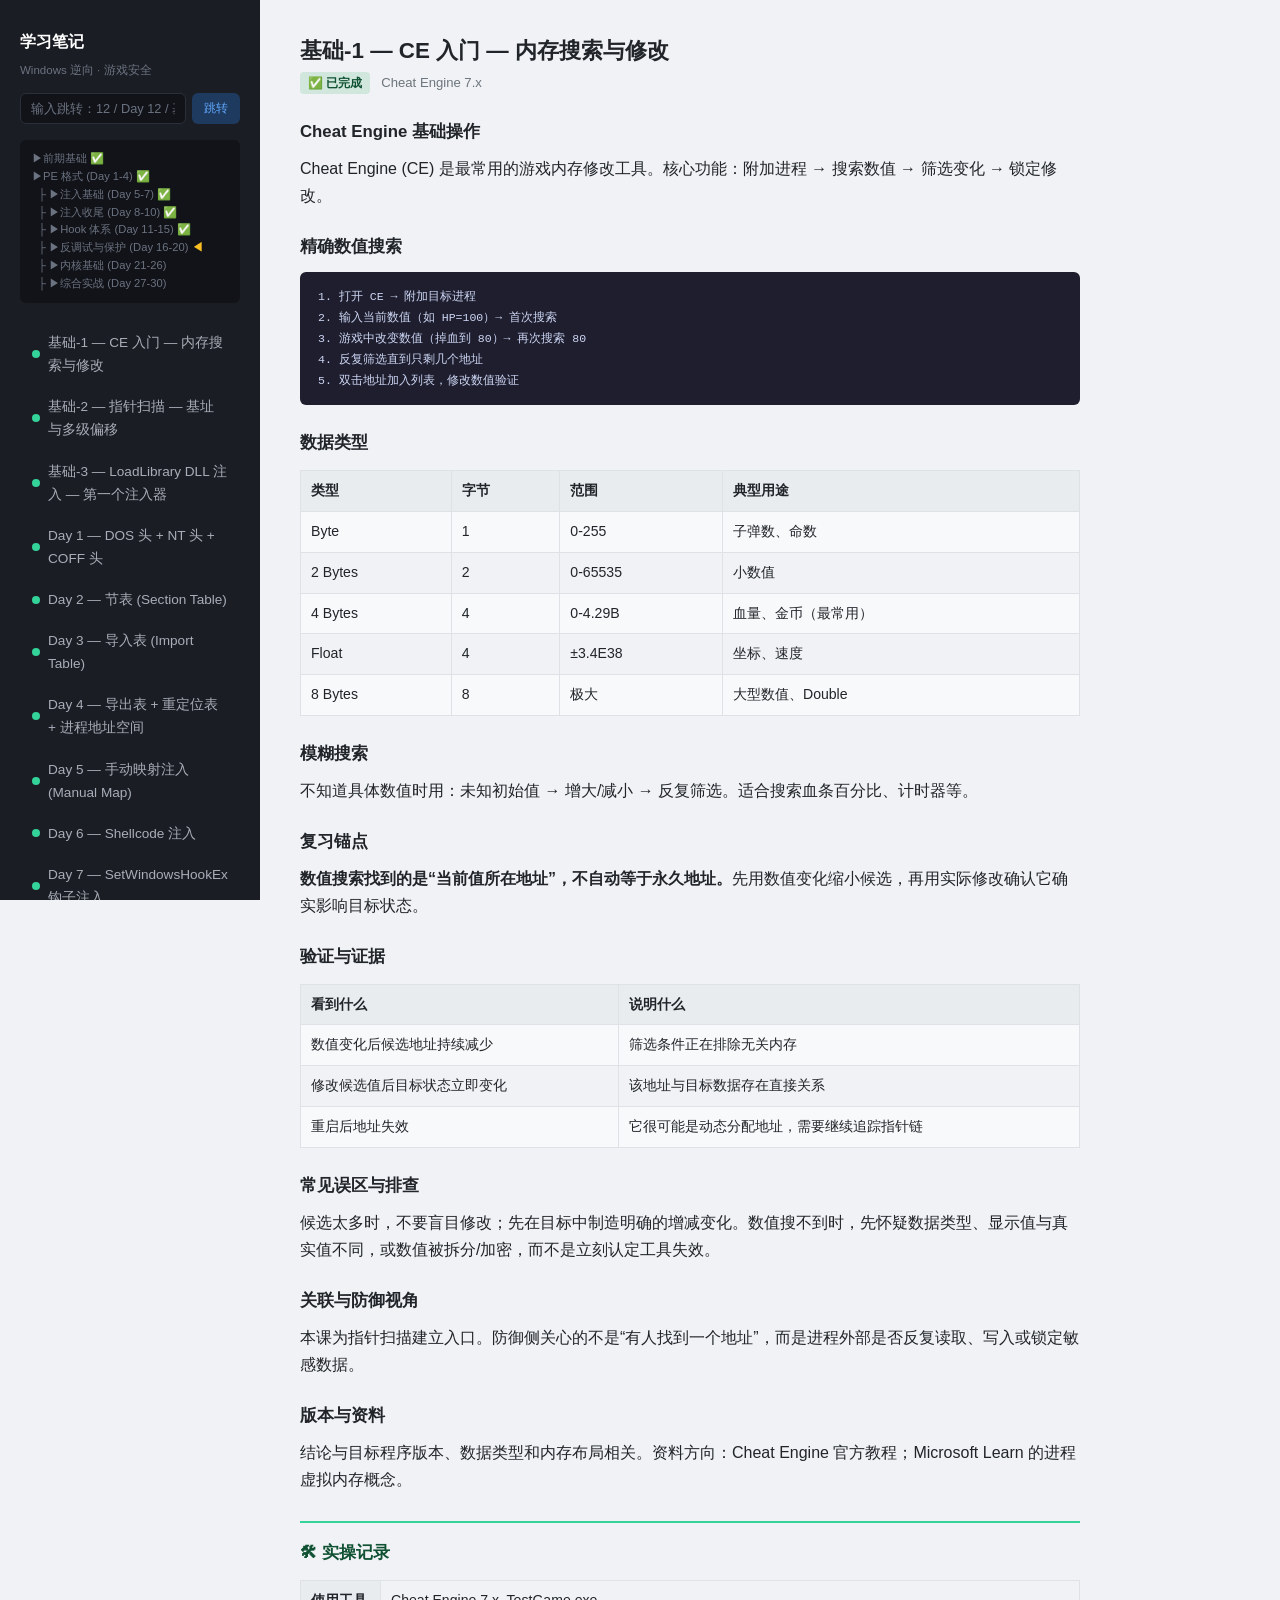
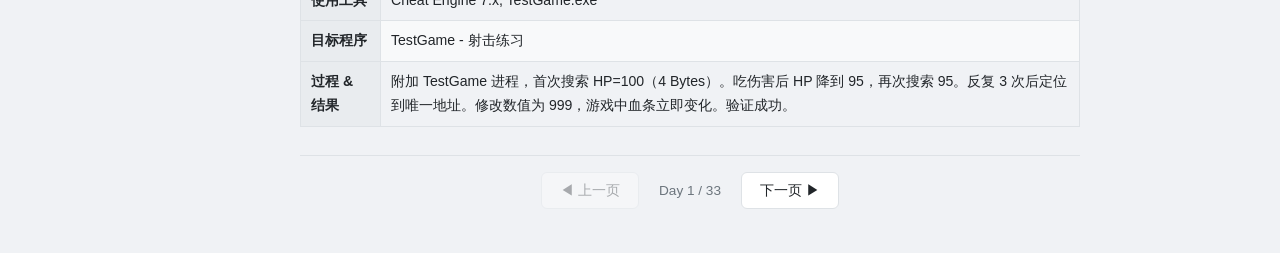
<file: index.html>
<!DOCTYPE html>
<html lang="zh-CN">
<head>
<meta charset="UTF-8">
<meta name="viewport" content="width=device-width, initial-scale=1.0">
<title>Windows 逆向 & 游戏安全 — 小佳的学习笔记</title>
<style>
:root{--bg:#f0f2f5;--sidebar-bg:#1a1d23;--sidebar-text:#a8adb8;--card:#fff;--text:#212529;--muted:#6c757d;--border:#dee2e6;--accent:#0d6efd;--code-bg:#f1f3f5;--table-stripe:#f8f9fa;--tag-done:#d1e7dd;--tag-text:#0f5132;--sw:260px}
*{box-sizing:border-box;margin:0;padding:0}
body{font-family:-apple-system,BlinkMacSystemFont,"Segoe UI",Roboto,"Noto Sans SC",sans-serif;background:var(--bg);color:var(--text);line-height:1.7;display:flex;min-height:100vh}
.sidebar{position:fixed;top:0;left:0;bottom:0;width:var(--sw);background:var(--sidebar-bg);color:var(--sidebar-text);padding:28px 20px;overflow-y:auto;z-index:10;user-select:none}
.sidebar h2{color:#fff;font-size:1rem;margin-bottom:6px;border:none;padding:0}
.sidebar .sub{font-size:.72rem;color:#6b7280;margin-bottom:12px}
.jump{display:flex;gap:6px;margin:0 0 16px}.jump input{flex:1;min-width:0;background:#111318;border:1px solid #2b2f3a;color:#e0e3eb;border-radius:6px;padding:7px 10px;font-size:.8rem;outline:none}.jump input::placeholder{color:#6b7280}.jump input:focus{border-color:#60a5fa}.jump button{flex-shrink:0;background:#1e3a5f;color:#60a5fa;border:none;border-radius:6px;padding:0 12px;font-size:.78rem;cursor:pointer}.jump button:hover{background:#274b78}
.menu-toggle{display:none}
.sidebar .roadmap{font-size:.7rem;line-height:1.6;color:#6b7280;background:#111318;border-radius:6px;padding:10px 12px;margin-bottom:20px;white-space:pre-wrap}
.sidebar .roadmap .here{color:#fbbf24;font-weight:600}
.sidebar .roadmap .done{color:#34d399}
.sidebar nav a{display:flex;align-items:center;gap:8px;padding:8px 12px;border-radius:6px;color:var(--sidebar-text);text-decoration:none;font-size:.85rem;transition:all .15s;margin-bottom:2px}
.sidebar nav a:hover{background:#262930;color:#e0e3eb}
.sidebar nav a.active{background:#1e3a5f;color:#60a5fa;font-weight:600}
.sidebar nav a .dot{width:8px;height:8px;border-radius:50%;background:#374151;flex-shrink:0}
.sidebar nav a.active .dot{background:#60a5fa}
.sidebar nav a.done .dot{background:#34d399}
.sidebar .progress{margin-top:20px;font-size:.75rem;color:#6b7280;border-top:1px solid #262930;padding-top:14px}
.sidebar .progress .bar{height:4px;background:#262930;border-radius:2px;margin-top:6px;overflow:hidden}
.sidebar .progress .bar .fill{height:100%;background:#34d399;border-radius:2px;transition:width .4s}
.main{margin-left:var(--sw);flex:1;display:flex;flex-direction:column;min-height:100vh}
.pc{flex:1;display:flex;flex-direction:column;padding:32px 40px 20px;max-width:860px;width:100%}
.page{display:none;flex:1}
.page.active{display:block}
.page h2{font-size:1.4rem;margin-bottom:2px}
.page .day-meta{color:var(--muted);font-size:.82rem;margin-bottom:20px}
.tag{display:inline-block;padding:1px 8px;border-radius:4px;font-size:.75rem;font-weight:600}
.tag-done{background:var(--tag-done);color:var(--tag-text)}
h3{font-size:1.05rem;margin:24px 0 8px}
p{margin:8px 0}
table{width:100%;border-collapse:collapse;margin:12px 0;font-size:.88rem}
th,td{padding:8px 10px;border:1px solid var(--border);text-align:left}
th{background:#e9ecef;font-weight:600}
tr:nth-child(even) td{background:var(--table-stripe)}
pre{background:#1e1e2e;color:#cdd6f4;padding:14px 18px;border-radius:6px;overflow-x:auto;margin:10px 0;font-size:.85rem;line-height:1.55}
code{font-family:"Cascadia Code","Fira Code","JetBrains Mono",monospace;font-size:.85em}
:not(pre)>code{background:var(--code-bg);padding:1px 5px;border-radius:3px;color:#d6336c}
pre code{background:none;padding:0;color:inherit}
.practice-box{margin-top:28px;border-top:2px solid #34d399;padding-top:16px}
.practice-box h3{color:#0f5132;margin-top:0}
.review-box{border-left:4px solid #0d6efd;background:#eef5ff;padding:12px 16px;margin:0 0 18px;border-radius:6px}.review-box h3{color:#0b4d9b;margin:0 0 6px}.review-box p{margin:4px 0}
.planned-box{margin-top:18px;border-left:4px solid #fbbf24;background:#fff8e1;padding:14px 16px;border-radius:6px}
.planned-box h3{color:#92400e;margin-top:0}
.planned-box p{color:#5f4b1b}
.nav-bar{display:flex;align-items:center;justify-content:center;gap:20px;padding:16px 0 24px;border-top:1px solid var(--border);margin-top:16px}
.nav-bar button{padding:8px 18px;border:1px solid var(--border);background:var(--card);border-radius:6px;cursor:pointer;font-size:.88rem;color:var(--text);transition:all .15s}
.nav-bar button:hover{background:#e9ecef}
.nav-bar button:disabled{opacity:.35;cursor:default}
.nav-bar .pi{font-size:.85rem;color:var(--muted);min-width:60px;text-align:center}
@media(max-width:768px){body{display:block}.sidebar{position:static;width:100%;max-height:none;padding:14px 16px}.main{margin-left:0}.pc{padding:20px 18px}.sidebar .roadmap{margin-bottom:12px}.menu-toggle{display:block;width:100%;margin:0 0 10px;background:#262930;color:#e0e3eb;border:none;border-radius:6px;padding:9px 12px;font-size:.82rem;cursor:pointer;text-align:left}.menu-toggle::after{content:" ▾"}.sidebar.open .menu-toggle::after{content:" ▴"}.sidebar nav{display:none}.sidebar.open nav{display:block;max-height:52vh;overflow-y:auto}}
.log-section{margin-top:16px;font-size:.7rem;color:#6b7280;border-top:1px solid #262930;padding-top:12px}.log-title{color:#9ca3af;font-weight:600;margin-bottom:8px}.log-entry{margin-bottom:8px}.log-date{color:#fbbf24;margin-bottom:2px}.log-item{color:#6b7280;padding:1px 0}.log-item::before{content:"- ";color:#4b5563}
</style>
</head>
<body>
<div class="sidebar">
<h2>学习笔记</h2>
<div class="sub">Windows 逆向 · 游戏安全</div>
<button class="menu-toggle" id="mt">📚 目录</button>
<div class="jump"><input id="jump" type="text" placeholder="输入跳转：12 / Day 12 / 基础-2" autocomplete="off"><button id="jb">跳转</button></div>
<div class="roadmap">▶前期基础<span class="done"> ✅</span>
▶PE 格式 (Day 1-4)<span class="done"> ✅</span>
  ├ ▶注入基础 (Day 5-7)<span class="done"> ✅</span>
  ├ ▶注入收尾 (Day 8-10)<span class="done"> ✅</span>
  ├ ▶Hook 体系 (Day 11-15)<span class="done"> ✅</span>
  ├ ▶反调试与保护 (Day 16-20)<span class="here"> ◀</span>
  ├ ▶内核基础 (Day 21-26)
  ├ ▶综合实战 (Day 27-30)
</div>
<nav>
    <a href="#" data-day="f0" class="done"><span class="dot"></span>基础-1 — CE 入门 — 内存搜索与修改</a>
    <a href="#" data-day="f1" class="done"><span class="dot"></span>基础-2 — 指针扫描 — 基址与多级偏移</a>
    <a href="#" data-day="f2" class="done"><span class="dot"></span>基础-3 — LoadLibrary DLL 注入 — 第一个注入器</a>
    <a href="#" data-day="1" class="done"><span class="dot"></span>Day 1 — DOS 头 + NT 头 + COFF 头</a>
    <a href="#" data-day="2" class="done"><span class="dot"></span>Day 2 — 节表 (Section Table)</a>
    <a href="#" data-day="3" class="done"><span class="dot"></span>Day 3 — 导入表 (Import Table)</a>
    <a href="#" data-day="4" class="done"><span class="dot"></span>Day 4 — 导出表 + 重定位表 + 进程地址空间</a>
    <a href="#" data-day="5" class="done"><span class="dot"></span>Day 5 — 手动映射注入 (Manual Map)</a>
    <a href="#" data-day="6" class="done"><span class="dot"></span>Day 6 — Shellcode 注入</a>
    <a href="#" data-day="7" class="done"><span class="dot"></span>Day 7 — SetWindowsHookEx 钩子注入</a>
    <a href="#" data-day="8" class="done"><span class="dot"></span>Day 8 — APC 注入 (QueueUserAPC)</a>
    <a href="#" data-day="9" class="done"><span class="dot"></span>Day 9 — 注入体系总结</a>
    <a href="#" data-day="10" class="done"><span class="dot"></span>Day 10 — 注入检测视角</a>
    <a href="#" data-day="11" class="done"><span class="dot"></span>Day 11 — x64 汇编 + IAT Hook</a>
    <a href="#" data-day="12" class="done"><span class="dot"></span>Day 12 — Inline Hook</a>
    <a href="#" data-day="13" class="done"><span class="dot"></span>Day 13 — VTable Hook</a>
    <a href="#" data-day="14" class="done"><span class="dot"></span>Day 14 — VEH Hook + SEH 对比</a>
    <a href="#" data-day="15" class="done"><span class="dot"></span>Day 15 — 硬件断点 (HWBP)</a>
    <a href="#" data-day="16"><span class="dot"></span>Day 16 — 调试器原理</a>
    <a href="#" data-day="17"><span class="dot"></span>Day 17 — 反调试基础</a>
    <a href="#" data-day="18"><span class="dot"></span>Day 18 — 高级反调试</a>
    <a href="#" data-day="19"><span class="dot"></span>Day 19 — 绕过反调试</a>
    <a href="#" data-day="20"><span class="dot"></span>Day 20 — 软件保护综述</a>
    <a href="#" data-day="21"><span class="dot"></span>Day 21 — 内核架构基础</a>
    <a href="#" data-day="22"><span class="dot"></span>Day 22 — 内核回调机制</a>
    <a href="#" data-day="23"><span class="dot"></span>Day 23 — SSDT Hook 原理</a>
    <a href="#" data-day="24"><span class="dot"></span>Day 24 — 驱动通信 + 对象生命周期</a>
    <a href="#" data-day="25"><span class="dot"></span>Day 25 — 过滤器驱动概念</a>
    <a href="#" data-day="26"><span class="dot"></span>Day 26 — 内核对象管理</a>
    <a href="#" data-day="27"><span class="dot"></span>Day 27 — 游戏逆向实战</a>
    <a href="#" data-day="28"><span class="dot"></span>Day 28 — 游戏数据分析</a>
    <a href="#" data-day="29"><span class="dot"></span>Day 29 — 反外挂分析</a>
    <a href="#" data-day="30"><span class="dot"></span>Day 30 — 综合闭环项目</a>
</nav>
<div class="progress">课程 Day：15/30 · 前期基础：3/3<div class="bar"><div class="fill" style="width:50%"></div></div></div>
<div class="log-section">
<div class="log-title">📅 学习日志</div>
<div class="log-entry"><div class="log-date">2026-08-09</div><div class="log-items"><div class="log-item">Day 15: 硬件断点 (HWBP) — DR0-DR7 调试寄存器、执行/写入断点、反检测。软件断点=改代码字节(CC)，硬件断点=改 CPU 记事本(DR 寄存器)不改代码；写入断点抓到'改血量那条指令'(CE Find what writes 原理)；反作弊查 CC 防软件断点、读 DR 防硬件断点</div><div class="log-item">工程：HWBPLab 项目入 学习.sln，Debug/Release 编译+独立运行通过；普通 x64dbg 实操三连（执行/写入/软件断点）证据齐全；后台 Win32 调试 API 验证器复测通过；x64dbg headless 的 ntdll C0000005 已定位为环境噪音（不影响 GUI 实操）</div></div></div><div class="log-entry"><div class="log-date">2026-08-06</div><div class="log-items"><div class="log-item">Day 14: VEH Hook + SEH 对比 — DS 前置与实操后复盘、Sol 工程/调试证据验收全部完成</div><div class="log-item">证据：Debug/Release Rebuild 与独立运行退出码 0；E0421401 由 VEH 处理返回 108，E0421402 按 VEH → SehFilter 顺序返回 200；Debug RVA 0x1240/0x1400 与 x64 .pdata/unwind 元数据已核对</div><div class="log-item">失败边界：普通 x64dbg GUI 在嵌套异常处理者软件断点人工续跑时出现非目标 C0000005，精确内部根因未验证；稳定路线改为新进程一次性检查点</div></div></div><div class="log-entry"><div class="log-date">2026-08-01</div><div class="log-items"><div class="log-item">Day 11: x64 汇编 + IAT Hook — 换 IAT 槽位地址实现 Hook，实验+调试验证+验收通过</div><div class="log-item">调试证据：RDX/R8/R9 寄存器传参 + 调用栈 main → MyMessageBoxA + 弹窗正文被篡改</div><div class="log-item">工程：IATHook 迁入 学习/Dll1/IATHook 并加入 学习.sln；修复构建脚本路径、OriginalFirstThunk 回退、VirtualProtect 错误检查；Release x64 构建 0 警告 0 错误</div></div></div><div class="log-entry"><div class="log-date">2026-07-31</div><div class="log-items"><div class="log-item">Day 8: APC 注入 (QueueUserAPC) — Alertable State 硬前提，实验 A/B 对比验证</div><div class="log-item">Day 9: 注入体系总结 — 六种方式对比、统一分析五问、线程劫持原理与反作弊证据链</div><div class="log-item">Day 10: 注入检测视角 — DEP/ASLR/CFG 缓解机制 + 反注入检测思路（概念推理验收，未做实时进程枚举实验）</div><div class="log-item">踩坑：LoadLibraryA 不能处理中文路径，改用 LoadLibraryW；MSVC UTF-8 源文件需 /utf-8</div><div class="log-item">新增 APCInjector + AlertableTarget 项目，统一输出到 学习/x64/Debug/</div><div class="log-item">笔记优化：前期基础与 Day 1-8 补齐复习锚点、验证证据、误区排查、逆向/防御视角和官方资料方向</div></div></div><div class="log-entry"><div class="log-date">2026-07-29</div><div class="log-items"><div class="log-item">Day 7: SetWindowsHookEx 钩子注入 — 编译→踩坑共享段→修复→全系统实测18000+次</div><div class="log-item">网站工具化: days.json + build.js 一键生成，告别编码问题</div><div class="log-item">TestGame 重写: Win32 GDI 射击游戏，全局变量暴露关键数据</div><div class="log-item">学习日志板块 + 实操记录板块上线</div></div></div><div class="log-entry"><div class="log-date">2026-07-28</div><div class="log-items"><div class="log-item">Day 1-4: PE 格式 — DOS头/NT头/COFF头/节表/导入表/导出表/重定位表</div><div class="log-item">Day 5: 手动映射注入 (Manual Map) — 7步实现，模块列表不可见</div><div class="log-item">Day 6: Shellcode 注入 — PEB走法 + MASM汇编 + 裸字节码</div></div></div><div class="log-entry"><div class="log-date">2026-07-27</div><div class="log-items"><div class="log-item">基础-1: CE 入门 — 精确搜索、模糊搜索、数据类型</div><div class="log-item">基础-2: 指针扫描 — 基址+多级偏移、动态vs静态指针</div><div class="log-item">基础-3: LoadLibrary DLL 注入 — 第一个注入器 + 锁血 DLL</div></div></div>
</div>

</div>
<div class="main"><div class="pc">

    <div class="page active" data-day="f0">
      <h2>基础-1 — CE 入门 — 内存搜索与修改</h2>
      <div class="day-meta"><span class="tag tag-done">✅ 已完成</span> &nbsp; Cheat Engine 7.x</div>
      <h3>Cheat Engine 基础操作</h3><p>Cheat Engine (CE) 是最常用的游戏内存修改工具。核心功能：附加进程 → 搜索数值 → 筛选变化 → 锁定修改。</p><h3>精确数值搜索</h3><pre><code>1. 打开 CE → 附加目标进程
2. 输入当前数值（如 HP=100）→ 首次搜索
3. 游戏中改变数值（掉血到 80）→ 再次搜索 80
4. 反复筛选直到只剩几个地址
5. 双击地址加入列表，修改数值验证</code></pre><h3>数据类型</h3><table><tr><th>类型</th><th>字节</th><th>范围</th><th>典型用途</th></tr><tr><td>Byte</td><td>1</td><td>0-255</td><td>子弹数、命数</td></tr><tr><td>2 Bytes</td><td>2</td><td>0-65535</td><td>小数值</td></tr><tr><td>4 Bytes</td><td>4</td><td>0-4.29B</td><td>血量、金币（最常用）</td></tr><tr><td>Float</td><td>4</td><td>±3.4E38</td><td>坐标、速度</td></tr><tr><td>8 Bytes</td><td>8</td><td>极大</td><td>大型数值、Double</td></tr></table><h3>模糊搜索</h3><p>不知道具体数值时用：未知初始值 → 增大/减小 → 反复筛选。适合搜索血条百分比、计时器等。</p><h3>复习锚点</h3><p><strong>数值搜索找到的是“当前值所在地址”，不自动等于永久地址。</strong>先用数值变化缩小候选，再用实际修改确认它确实影响目标状态。</p><h3>验证与证据</h3><table><tr><th>看到什么</th><th>说明什么</th></tr><tr><td>数值变化后候选地址持续减少</td><td>筛选条件正在排除无关内存</td></tr><tr><td>修改候选值后目标状态立即变化</td><td>该地址与目标数据存在直接关系</td></tr><tr><td>重启后地址失效</td><td>它很可能是动态分配地址，需要继续追踪指针链</td></tr></table><h3>常见误区与排查</h3><p>候选太多时，不要盲目修改；先在目标中制造明确的增减变化。数值搜不到时，先怀疑数据类型、显示值与真实值不同，或数值被拆分/加密，而不是立刻认定工具失效。</p><h3>关联与防御视角</h3><p>本课为指针扫描建立入口。防御侧关心的不是“有人找到一个地址”，而是进程外部是否反复读取、写入或锁定敏感数据。</p><h3>版本与资料</h3><p>结论与目标程序版本、数据类型和内存布局相关。资料方向：Cheat Engine 官方教程；Microsoft Learn 的进程虚拟内存概念。</p>
      <div class="practice-box">
        <h3>🛠 实操记录</h3>
        <table>
          <tr><th style="width:80px">使用工具</th><td>Cheat Engine 7.x, TestGame.exe</td></tr>
          <tr><th>目标程序</th><td>TestGame - 射击练习</td></tr>
          <tr><th>过程 & 结果</th><td>附加 TestGame 进程，首次搜索 HP=100（4 Bytes）。吃伤害后 HP 降到 95，再次搜索 95。反复 3 次后定位到唯一地址。修改数值为 999，游戏中血条立即变化。验证成功。</td></tr>
        </table>
      </div>
    </div>

    <div class="page" data-day="f1">
      <h2>基础-2 — 指针扫描 — 基址与多级偏移</h2>
      <div class="day-meta"><span class="tag tag-done">✅ 已完成</span> &nbsp; Cheat Engine 指针扫描</div>
      <h3>为什么需要指针扫描</h3><p>重启游戏后，之前找到的地址会失效——因为数据在内存中的位置每次都在变（ASLR、动态分配）。但<strong>基址不变</strong>，只需要找到从基址到数据的指针链。</p><h3>CE 指针扫描流程</h3><pre><code>1. 找到血量的动态地址
2. 右键 → 「找出是什么访问了这个地址」
3. 游戏中让血量变化，CE 捕获到访问指令
4. 查看汇编：mov eax, [rcx+0x58] → 偏移 = 0x58
5. 记录 rcx 的值，继续往上追
6. 最终找到：TestGame.exe+0x1F4D8 → +0x0 → +0x58 = 血量</code></pre><h3>多级指针结构</h3><pre><code>[TestGame.exe + 0x1F4D8]  ← 基址（不变）
       ↓
    [g_pPlayer]           ← 第 1 级指针
       ↓ +0x58
    [HP = 100]             ← 最终数据</code></pre><h3>静态指针 vs 动态指针</h3><table><tr><th>类型</th><th>重启后</th><th>怎么找</th></tr><tr><td>动态地址</td><td>❌ 失效</td><td>每次重新搜</td></tr><tr><td>静态指针（基址+偏移）</td><td>✅ 永久有效</td><td>指针扫描 + 人工验证</td></tr></table><h3>复习锚点</h3><p><strong>动态地址会变，能跨重启复现的是“模块基址 + 指针解引用 + 偏移”的关系。</strong>偏移不是地址本身，而是对象内部字段相对某个指针的距离。</p><h3>验证与证据</h3><table><tr><th>检查</th><th>合格现象</th></tr><tr><td>重启目标程序</td><td>原动态地址改变，但同一条指针链仍能到达正确数据</td></tr><tr><td>查看访问指令</td><td>能把类似 <code>[rcx+offset]</code> 拆成对象指针与字段偏移</td></tr><tr><td>更换一次游戏状态</td><td>指针链读取的值随对象状态同步变化</td></tr></table><h3>常见误区与排查</h3><p>不要把寄存器当前值当成永久基址；寄存器只是某次执行时的临时上下文。指针链重启失效时，先检查模块版本、对象生命周期和中间层是否选错。</p><h3>关联与防御视角</h3><p>本课把“数据地址”推进到“对象结构”。后续逆向看到 <code>[rcx+0x58]</code> 时，应自然想到它可能是对象字段访问。防御侧则更关注异常读写是否围绕稳定模块偏移和敏感对象展开。</p><h3>版本与资料</h3><p>ASLR 会改变模块加载基址，程序更新也可能改变偏移。资料方向：Microsoft Learn 的地址空间布局与 Windows 调试文档。</p>
      <div class="practice-box">
        <h3>🛠 实操记录</h3>
        <table>
          <tr><th style="width:80px">使用工具</th><td>Cheat Engine 7.x, TestGame.exe</td></tr>
          <tr><th>目标程序</th><td>TestGame — 血量 g_nHP (全局变量)</td></tr>
          <tr><th>过程 & 结果</th><td>CE 找到血量动态地址后，使用「找出是什么访问了这个地址」捕获到 mov 指令。追踪 rcx 寄存器值，向上回溯找到基址 TestGame.exe+偏移。重启游戏验证：指针链仍然有效，CE 直接显示当前血量。</td></tr>
        </table>
      </div>
    </div>

    <div class="page" data-day="f2">
      <h2>基础-3 — LoadLibrary DLL 注入 — 第一个注入器</h2>
      <div class="day-meta"><span class="tag tag-done">✅ 已完成</span> &nbsp; Visual Studio 2026, C++</div>
      <h3>什么是 DLL 注入</h3><p>把你自己写的 DLL 塞进目标进程的地址空间，让它在目标进程内部执行代码。注入后你的 DLL 就像游戏自己的一部分——可以直接读写游戏内存。</p><h3>LoadLibrary 注入原理（最经典的注入方式）</h3><pre><code>1. OpenProcess — 打开目标进程
2. VirtualAllocEx — 在目标进程里分配内存
3. WriteProcessMemory — 把 DLL 路径字符串写进去
4. CreateRemoteThread — 让目标进程调用 LoadLibraryA(你的DLL路径)
5. Windows 加载器加载你的 DLL → DllMain 执行</code></pre><h3>注入器核心代码</h3><pre><code>HANDLE hProc = OpenProcess(PROCESS_ALL_ACCESS, FALSE, pid);
LPVOID pRemote = VirtualAllocEx(hProc, NULL, 4096,
    MEM_COMMIT | MEM_RESERVE, PAGE_READWRITE);
WriteProcessMemory(hProc, pRemote, dllPath,
    strlen(dllPath) + 1, NULL);
LPTHREAD_START_ROUTINE pLoadLibrary =
    (LPTHREAD_START_ROUTINE)GetProcAddress(
    GetModuleHandleA("kernel32.dll"), "LoadLibraryA");
CreateRemoteThread(hProc, NULL, 0, pLoadLibrary,
    pRemote, 0, NULL);</code></pre><h3>为什么注入后不需要 OpenProcess</h3><p>注入后你的 DLL 跑在游戏进程内部，和游戏共享同一个虚拟地址空间。一个普通指针就能直接读写游戏的内存——不需要跨进程 API。</p><h3>注入技术演进路线</h3><pre><code>基础-3: LoadLibrary 注入（最经典，模块列表可见）
Day 5: 手动映射注入（模块列表不可见，更隐蔽）
Day 6: Shellcode 注入（无 PE 头，无文件落地）
Day 7: 钩子注入（系统被动注入，不碰目标进程）</code></pre><h3>复习锚点</h3><p><strong>LoadLibrary 注入的核心不是“把 DLL 文件复制进去”，而是让目标进程里的 Windows Loader 正常加载该 DLL。</strong>成功后 DLL 与目标共享同一虚拟地址空间。</p><h3>验证与证据</h3><table><tr><th>检查点</th><th>应看到的证据</th></tr><tr><td>模块视图</td><td>目标进程模块列表出现预期 DLL</td></tr><tr><td>线程与入口</td><td>能关联到远程线程与系统加载流程</td></tr><tr><td>DLL 行为</td><td>DllMain 或后续工作线程产生预期、可观察的实验结果</td></tr></table><h3>常见误区与排查</h3><p>路径编码错误会导致加载失败，含中文路径优先使用宽字符版本。位数必须匹配：x64 目标配 x64 DLL；不要在 DllMain 内做长时间工作或依赖复杂初始化。</p><h3>关联与防御视角</h3><p>它是后续 Manual Map 的参照物：前者把 Loader 工作交给系统，后者自己承担。防御侧可关联跨进程句柄、写入 DLL 路径、远程线程和新增模块这条行为链。</p><h3>版本与资料</h3><p>结论受进程架构、权限和 Windows Loader 行为影响。资料方向：Microsoft Learn 的 Dynamic-Link Library Best Practices 与 LoadLibrary 文档。</p>
      <div class="practice-box">
        <h3>🛠 实操记录</h3>
        <table>
          <tr><th style="width:80px">使用工具</th><td>VS2026, ConsoleApplication2.exe (注入器), Dll1.dll (锁血 DLL)</td></tr>
          <tr><th>目标程序</th><td>TestGame — 血量 g_nHP (0x1F4D8), 全局变量</td></tr>
          <tr><th>过程 & 结果</th><td>编译注入器和 DLL。运行 TestGame，记下 PID。运行注入器输入 PID → LoadLibraryA 加载 Dll1.dll → DllMain 中 CreateThread 启动 LockHpThread → 循环将 g_nHP 写为 100。TestGame 血量锁定，CE 验证地址处数值恒为 100。这是学习路线中第一个成功的注入。</td></tr>
        </table>
      </div>
    </div>

    <div class="page" data-day="1">
      <h2>Day 1 — DOS 头 + NT 头 + COFF 头</h2>
      <div class="day-meta"><span class="tag tag-done">✅ 已完成</span></div>
      <h3>PE 文件总览</h3><pre><code>+------------+
|  DOS Header |  — 兼容 MS-DOS
+------------+
| DOS Stub    |  — "This program cannot be run in DOS mode"
+------------+
| PE Signature|  — "PE\0\0"，强制校验位
+------------+
| COFF Header |  — 机器类型、有几个节
+------------+
| Optional    |  — EntryPoint、ImageBase 等
| Header      |
+------------+
| Section     |  — 每个节的名称、大小
| Table       |
+------------+
| .text       |  — 代码节
| .rdata      |  — 只读数据
| .data       |  — 可读写数据
| .reloc      |  — 重定位表
+------------+</code></pre><h3>DOS Header</h3><table><tr><th>偏移</th><th>大小</th><th>字段</th><th>含义</th><th>实测</th></tr><tr><td>0x00</td><td>2B</td><td>e_magic</td><td>DOS 签名 "MZ"</td><td><code>4D 5A</code></td></tr><tr><td>0x3C</td><td>4B</td><td>e_lfanew</td><td>指向 PE 签名的偏移</td><td><code>F8</code> → 0xF8</td></tr></table><h3>PE 签名</h3><p><code>50 45 00 00</code> = <strong>"PE\0\0"</strong>。从「格式选择器」退化成了「强制校验位」。</p><h3>COFF Header — 20 字节</h3><table><tr><th>偏移</th><th>大小</th><th>字段</th><th>含义</th><th>实测</th></tr><tr><td>0xFC</td><td>2B</td><td>Machine</td><td>x64=0x8664</td><td><code>64 86</code></td></tr><tr><td>0xFE</td><td>2B</td><td>NumberOfSections</td><td>有几个节</td><td><code>0A</code> → 10</td></tr><tr><td>0x10C</td><td>2B</td><td>SizeOfOptionalHeader</td><td>OptHeader 大小</td><td><code>F0</code> → 240B</td></tr></table><h3>PE 位数判断（三层）</h3><table><tr><th>层</th><th>字段</th><th>问题</th><th>答案</th></tr><tr><td>1</td><td>PE 签名</td><td>是 PE 格式？</td><td><code>PE\0\0</code> = 是</td></tr><tr><td>2</td><td>Machine</td><td>x86/x64？</td><td><code>0x8664</code> = x64</td></tr><tr><td>3</td><td>Magic</td><td>PE32/PE32+？</td><td><code>0x020B</code> = PE32+</td></tr></table><h3>复习锚点</h3><p><strong>PE 解析的第一条链是：MZ → e_lfanew → PE\0\0 → COFF → Optional Header → 节表。</strong>不要靠固定偏移猜结构，始终让前一个字段指向下一个结构。</p><h3>已验证结论与调试证据</h3><p>用 HxD 按偏移验证 MZ、<code>e_lfanew</code>、PE 签名、Machine 和 Magic。Machine 回答“目标机器架构”，Magic 回答“PE32 还是 PE32+”，两者不是同一个问题。</p><h3>常见误区与排查</h3><p><code>e_lfanew</code> 是文件偏移，不是内存 RVA。看到 <code>0x8664</code> 不能跳过 Magic 判断；分析损坏样本时，应先检查每次跳转是否仍落在文件边界内。</p><h3>关联与防御视角</h3><p>Day 2 的节表、Day 3 的导入表和 Day 4 的重定位都从这里继续。分析者和防御工具都应先验证头部一致性，避免把伪造或截断数据当作正常 PE。</p><h3>版本与资料</h3><p>x86/x64 的 Optional Header 结构不同。资料方向：Microsoft 的 PE/COFF Specification。</p>
      <div class="practice-box">
        <h3>🛠 实操记录</h3>
        <table>
          <tr><th style="width:80px">使用工具</th><td>HxD</td></tr>
          <tr><th>目标程序</th><td>Dll1.dll（自编译锁血 DLL）</td></tr>
          <tr><th>过程 & 结果</th><td>用 HxD 逐个验证 DOS Header (MZ)、e_lfanew (0xF8)、PE 签名 (PE\0\0)、Machine (0x8664=x64)、Magic (0x020B=PE32+)。从文件头一步步数偏移，确认 0x3C → 0xF8 → PE 签名 → COFF Header 的跳转链。</td></tr>
        </table>
      </div>
    </div>

    <div class="page" data-day="2">
      <h2>Day 2 — 节表 (Section Table)</h2>
      <div class="day-meta"><span class="tag tag-done">✅ 已完成</span></div>
      <h3>节表在哪</h3><pre><code>节表起始 = 0xF8 + 0x18 + 0xF0 = 0x200</code></pre><p>每项 40 字节，共 10 个节。</p><h3>节表结构（40 字节）</h3><table><tr><th>偏移</th><th>大小</th><th>字段</th><th>含义</th></tr><tr><td>+0x00</td><td>8B</td><td>Name</td><td>节名</td></tr><tr><td>+0x08</td><td>4B</td><td>VirtualSize</td><td>内存大小</td></tr><tr><td>+0x0C</td><td>4B</td><td>VirtualAddress</td><td>RVA</td></tr><tr><td>+0x10</td><td>4B</td><td>SizeOfRawData</td><td>文件大小</td></tr><tr><td>+0x14</td><td>4B</td><td>PointerToRawData</td><td>文件偏移</td></tr><tr><td>+0x24</td><td>4B</td><td>Characteristics</td><td>节属性</td></tr></table><h3>核心概念</h3><p><strong>PointerToRawData</strong> = 文件地址，<strong>VirtualAddress</strong> = RVA。文件和内存是两个坐标系。</p><h3>FileAlignment vs SectionAlignment</h3><table><tr><th>参数</th><th>值</th><th>含义</th></tr><tr><td>FileAlignment</td><td>0x200</td><td>文件对齐</td></tr><tr><td>SectionAlignment</td><td>0x1000</td><td>内存对齐（页）</td></tr></table><h3>常见节</h3><table><tr><th>节名</th><th>作用</th><th>为什么重要</th></tr><tr><td>.text</td><td>代码</td><td>Hook 改这里</td></tr><tr><td>.rdata</td><td>只读数据</td><td>导入/导出表</td></tr><tr><td>.data</td><td>全局变量</td><td>CE 搜的值在这</td></tr><tr><td>.reloc</td><td>重定位</td><td>ASLR 修正</td></tr></table><h3>复习锚点</h3><p><strong>文件偏移、RVA、VA 是三套坐标。</strong>节表负责把“文件里哪一段字节”对应到“加载后内存里的哪一段区域”。</p><h3>已验证结论与调试证据</h3><p>用 <code>e_lfanew + 0x18 + SizeOfOptionalHeader</code> 定位节表，再以每项 40 字节遍历。用 <code>PointerToRawData</code> 找文件内容，用 <code>VirtualAddress</code> 判断其加载后的 RVA。</p><h3>常见误区与排查</h3><p>不要把 <code>SizeOfRawData</code> 与 <code>VirtualSize</code> 当成相同概念；前者描述文件，后者描述内存。遇到地址换算错误时，先写清当前值属于哪套坐标，再决定是否加 ImageBase 或减去节的 RVA。</p><h3>关联与防御视角</h3><p>Manual Map 必须按节复制并建立正确内存布局；IAT Hook 也依赖对 <code>.rdata</code> 等区域的正确判断。防御侧可把不合理的节属性、重叠布局或可执行可写节作为可疑证据之一。</p><h3>版本与资料</h3><p>对齐值由样本的 Optional Header 决定，不能硬编码。资料方向：Microsoft 的 PE/COFF Specification。</p>
      <div class="practice-box">
        <h3>🛠 实操记录</h3>
        <table>
          <tr><th style="width:80px">使用工具</th><td>HxD</td></tr>
          <tr><th>目标程序</th><td>Dll1.dll</td></tr>
          <tr><th>过程 & 结果</th><td>从 0x200 开始遍历节表，数出 10 个节。验证 PointerToRawData（文件地址）和 VirtualAddress（RVA）的对应关系，理解 FileAlignment (0x200) vs SectionAlignment (0x1000)。</td></tr>
        </table>
      </div>
    </div>

    <div class="page" data-day="3">
      <h2>Day 3 — 导入表 (Import Table)</h2>
      <div class="day-meta"><span class="tag tag-done">✅ 已完成</span></div>
      <h3>导入表在哪</h3><p>Optional Header 的 DataDirectory[1]，Dll1.dll 中 RVA=0x20348。</p><h3>IMAGE_IMPORT_DESCRIPTOR（20 字节）</h3><table><tr><th>字段</th><th>大小</th><th>含义</th></tr><tr><td>OriginalFirstThunk</td><td>4B</td><td>INT 的 RVA</td></tr><tr><td>TimeDateStamp</td><td>4B</td><td>绑定时间戳</td></tr><tr><td>ForwarderChain</td><td>4B</td><td>转发链</td></tr><tr><td>Name</td><td>4B</td><td>DLL 名字 RVA</td></tr><tr><td>FirstThunk</td><td>4B</td><td>IAT 的 RVA</td></tr></table><h3>INT vs IAT</h3><table><tr><th></th><th>INT</th><th>IAT</th></tr><tr><td>加载后</td><td>不变，保持函数名</td><td>被覆写为真实地址</td></tr><tr><td>比喻</td><td>购物清单</td><td>收货地址</td></tr></table><h3>IAT Hook 原理</h3><p>程序代码不变，IAT 槽位被调包——把 IAT 里的函数地址替换成你的 Hook 地址。作弊场景：Hook Present 画透视。</p><h3>复习锚点</h3><p><strong>导入表记录“我需要谁的函数”，IAT 是 Loader 最终填入“实际函数地址”的位置。</strong>程序通常通过 IAT 间接调用外部 API。</p><h3>已验证结论与调试证据</h3><p>沿 DataDirectory[Import] 找到 <code>IMAGE_IMPORT_DESCRIPTOR</code>，再分别观察 DLL 名、INT 与 IAT。加载前后最关键的变化是：IAT 槽位从名称/序号信息变为可调用地址。</p><h3>常见误区与排查</h3><p>INT 与 IAT 不是重复表；IAT 会被 Loader 改写。没有看到某个 API 的 IAT 并不证明程序没有使用它，程序也可能通过 <code>GetProcAddress</code> 动态解析。</p><h3>关联与防御视角</h3><p>IAT Hook 依赖“改槽位、不改调用点”的思路，也是 Day 11 的基础。防御或完整性检查可把 IAT 指向不可信模块、不可执行地址或异常私有内存作为进一步分析线索。</p><h3>版本与资料</h3><p>导入结构随 PE32/PE32+ 的指针宽度不同而变化。资料方向：Microsoft PE/COFF Specification 与 Windows Loader 文档。</p>
      <div class="practice-box">
        <h3>🛠 实操记录</h3>
        <table>
          <tr><th style="width:80px">使用工具</th><td>HxD</td></tr>
          <tr><th>目标程序</th><td>Dll1.dll</td></tr>
          <tr><th>过程 & 结果</th><td>定位导入表 RVA (0x20348)，手动跟 IMAGE_IMPORT_DESCRIPTOR 结构。看到 kernel32.dll、user32.dll 的导入描述符，理解 INT（购物清单）和 IAT（收货地址）的区别。</td></tr>
        </table>
      </div>
    </div>

    <div class="page" data-day="4">
      <h2>Day 4 — 导出表 + 重定位表 + 进程地址空间</h2>
      <div class="day-meta"><span class="tag tag-done">✅ 已完成</span></div>
      <h3>导出表</h3><p>列出「我能给外部提供哪些函数」。GetProcAddress 运行时查导出表。</p><table><tr><th>时机</th><th>怎么找</th><th>谁来的</th></tr><tr><td>加载时</td><td>读导入表→查导出表→填 IAT</td><td>系统自动</td></tr><tr><td>运行时</td><td>GetProcAddress→查导出表</td><td>你手动调</td></tr></table><h3>重定位表</h3><p>ASLR 下 DLL 基址变了，里头的绝对地址全错了。重定位表是「需修正的地址清单」，每条 RVA 加 delta。Dll1.dll 有 3 块、28 个条目。</p><h3>进程地址空间</h3><p><strong>为什么 DLL 注入后无需 OpenProcess？</strong> 注入后 DLL 跑在游戏进程内部，共享同一虚拟地址空间——一个普通指针就能直接读写。</p><pre><code>注入前：你的进程 →[OpenProcess+WPM]→ 游戏进程
注入后：[游戏] [你的DLL] → 指针直接访问</code></pre><h3>复习锚点</h3><p><strong>导出表是模块“能提供什么”，导入表是模块“需要什么”，重定位表是 ASLR 后“哪些绝对地址要修正”。</strong>三者一起解释了模块如何被定位、互相连接并运行。</p><h3>已验证结论与调试证据</h3><p>导出函数可通过名称或序号定位；重定位时比较首选 ImageBase 与实际加载基址，差值就是要应用的 delta。注入 DLL 后，普通指针能直接访问目标数据，是因为代码已在目标进程自己的虚拟地址空间中执行。</p><h3>常见误区与排查</h3><p>RVA 不是绝对地址；VA 通常需要 ImageBase + RVA。ASLR 下不能假设 DLL 永远装在首选基址；若重定位目录缺失或处理错误，映射后的绝对地址会失效。</p><h3>关联与防御视角</h3><p>Day 5 手动映射必须处理重定位，Day 6 的位置无关代码则尽量避免绝对地址依赖。防御侧可检查模块映像、重定位和内存映射是否与正常 Loader 行为相符。</p><h3>版本与资料</h3><p>ASLR 与系统缓解策略会影响实际加载基址。资料方向：Microsoft PE/COFF Specification、ASLR 和进程地址空间文档。</p>
      <div class="practice-box">
        <h3>🛠 实操记录</h3>
        <table>
          <tr><th style="width:80px">使用工具</th><td>HxD, VS2026</td></tr>
          <tr><th>目标程序</th><td>Dll1.dll</td></tr>
          <tr><th>过程 & 结果</th><td>验证导出表的 GetProcAddress 查找流程。理解 ASLR 下重定位表的作用——基址变了，绝对地址全错，需重定位表逐个修正。理解 DLL 注入后在目标地址空间内为何不用 OpenProcess。</td></tr>
        </table>
      </div>
    </div>

    <div class="page" data-day="5">
      <h2>Day 5 — 手动映射注入 (Manual Map)</h2>
      <div class="day-meta"><span class="tag tag-done">✅ 已完成</span> &nbsp; B站「Manual Map 手动映射注入 实现原理」</div>
      <h3>两种注入区别</h3><table><tr><th></th><th>LoadLibrary</th><th>手动映射</th></tr><tr><td>谁干活</td><td>Windows 加载器</td><td>你自己 (~200行)</td></tr><tr><td>模块列表可见？</td><td>✅</td><td>❌</td></tr><tr><td>LoadImageNotify？</td><td>✅</td><td>❌</td></tr><tr><td>CRT 可用？</td><td>✅</td><td>❌</td></tr><tr><td>隐蔽性</td><td>低</td><td>高</td></tr></table><h3>七个步骤</h3><pre><code>1. 解析 PE 头
2. VirtualAllocEx 远程分配内存
3. WriteProcessMemory 复制节
4. 修正重定位表
5. 填充 IAT
6. 跳过 DllMain (CRT未初始化)
7. CreateRemoteThread(基址+导出函数RVA)</code></pre><h3>extern "C" 防 mangling</h3><pre><code>extern "C" __declspec(dllexport) void LockHpThread() { }</code></pre><h3>实测</h3><pre><code>[*] PE 解析成功, SizeOfImage=0x25000
[*] 远程内存: 0x22059d90000
[*] 重定位: 27项 | 导入: 52项
[+] 注入完成，模块列表不可见！</code></pre><h3>复习锚点</h3><p><strong>Manual Map 的本质是：把 Windows Loader 原本负责的 PE 映射、重定位、导入解析等工作交给自己处理。</strong>“模块列表看不见”不等于“内存里没有 DLL 内容”。</p><h3>已验证结论与调试证据</h3><p>对照 PE 头的 <code>SizeOfImage</code>、节表、重定位目录与导入目录，检查远程内存布局是否符合预期。模块列表缺少 DLL 只能证明它未以正常 Loader 路径登记，不能单独证明映射成功或安全。</p><h3>常见误区与排查</h3><p>漏掉重定位、导入修复、TLS 或运行时初始化，都会造成不同阶段的失败。<code>extern "C"</code> 只解决导出名修饰问题，不会替你完成 PE Loader 工作。</p><h3>关联与防御视角</h3><p>它把 Day 1-4 的 PE 知识串成实战链路，也与 Shellcode 的“自己解决依赖”形成对比。防御侧可结合私有可执行内存、PE 结构残留、异常线程入口和模块登记缺失来判断，而不是只查模块列表。</p><h3>版本与资料</h3><p>不同编译器运行时、TLS 使用方式和目标架构都会增加兼容性风险。资料方向：Microsoft PE/COFF Specification 与 DLL 初始化最佳实践。</p>
      <div class="practice-box">
        <h3>🛠 实操记录</h3>
        <table>
          <tr><th style="width:80px">使用工具</th><td>VS2026, ManualMapInjector.exe</td></tr>
          <tr><th>目标程序</th><td>ConsoleApplication1.exe (TestGame, HP=100)</td></tr>
          <tr><th>过程 & 结果</th><td>编译运行 ManualMapInjector，输入 TestGame PID，成功将 Dll1.dll 手动映射注入。TestGame 血量锁定 100。Process Explorer 确认模块列表看不到 Dll1.dll。200 行代码实现比 LoadLibrary 更隐蔽的注入。</td></tr>
        </table>
      </div>
    </div>

    <div class="page" data-day="6">
      <h2>Day 6 — Shellcode 注入</h2>
      <div class="day-meta"><span class="tag tag-done">✅ 已完成</span> &nbsp; B站「Shellcode 注入 x64 PEB」</div>
      <h3>什么是 Shellcode</h3><p>一段裸字节码，没有 PE 加载器、没有 CRT、没有导入表。必须自己从 PEB 找到 kernel32，自己解析导出表，自己动态拿函数地址。<strong>位置无关代码 (PIC)</strong>，shellcode 被放到任意内存地址都能正确执行。</p><h3>x64 PEB 走法</h3><pre><code>GS:[0x60]         → TEB → PEB
PEB + 0x18       → PEB_LDR_DATA
LDR + 0x20       → InMemoryOrderModuleList
[rax]            → 1st: exe (skip)
[rax]            → 2nd: ntdll (skip)
[rax]            → 3rd: kernel32  → InMemoryOrderLinks
[rax + 0x20]     → kernel32.dll base (Win10 x64)</code></pre><h3>Shellcode 执行流程</h3><pre><code>1. PEB walk → kernel32.dll base
2. Parse export table → find "GetProcAddress" by name
3. GetProcAddress(kernel32, "LoadLibraryA")
4. LoadLibraryA("user32.dll")
5. GetProcAddress(user32, "MessageBoxA")
6. MessageBoxA(NULL, "Hello from shellcode!", "Shellcode", MB_OK)</code></pre><h3>与手动映射的区别</h3><table><tr><th></th><th>Manual Map (Day 5)</th><th>Shellcode (Day 6)</th></tr><tr><td>载体</td><td>完整 PE 文件 (DLL)</td><td>裸字节码</td></tr><tr><td>文件落地</td><td>需要 DLL 文件</td><td>不需要任何文件</td></tr><tr><td>API 解析</td><td>自己填 IAT</td><td>自己解析导出表</td></tr><tr><td>隐蔽性</td><td>高（模块列表不可见）</td><td>更高（无文件、无模块）</td></tr></table><h3>实测结果</h3><pre><code>[*] Shellcode: 3480 bytes
[*] PID = 22020
[*] Remote memory: 0x00000178A33E0000
[*] Written 3480 bytes
[*] Remote thread created
     → "Hello from shellcode!" ✅</code></pre><h3>复习锚点</h3><p><strong>Shellcode 是不依赖正常 PE Loader 的机器码；它必须自己解决位置无关、API 定位、调用约定与执行环境。</strong></p><h3>已验证结论与调试证据</h3><p>用调试器观察代码是否从预期内存地址开始执行、是否成功解析目标模块并到达预期 API。x64 下应特别检查参数寄存器、栈空间与调用前后的栈对齐是否合理。</p><h3>常见误区与排查</h3><p>PEB 中的模块遍历顺序不能被当作跨版本的永久保证；硬编码偏移和模块次序会放大兼容性风险。普通 C/C++ 函数依赖导入、全局状态或运行时支持时，不能直接当作 Shellcode 使用。</p><h3>关联与防御视角</h3><p>它与 Manual Map 的共同点是都需要自己处理系统原本替你维护的部分；区别是载体分别是完整 PE 与裸机器码。防御侧重点看私有可执行内存、线程入口、调用栈与不属于可信模块的执行地址。</p><h3>版本与资料</h3><p>GS/TEB/PEB 布局、CFG 等缓解机制与目标架构都影响观察结果。资料方向：Microsoft 的 Windows Internals 文档与 x64 ABI 文档。</p>
      <div class="practice-box">
        <h3>🛠 实操记录</h3>
        <table>
          <tr><th style="width:80px">使用工具</th><td>VS2026, ShellcodeInjector.exe, MASM (ml64.exe)</td></tr>
          <tr><th>目标程序</th><td>ConsoleApplication1.exe (TestGame)</td></tr>
          <tr><th>过程 & 结果</th><td>编译 shellcode.asm (MASM) + main.cpp，3480 字节 shellcode 注入 TestGame，成功弹出 'Hello from shellcode!'。验证 PEB 走法找 kernel32、手动解析导出表、LoadLibraryA 加载 user32.dll、MessageBoxA 弹窗的完整流程。</td></tr>
        </table>
      </div>
    </div>

    <div class="page" data-day="7">
      <h2>Day 7 — SetWindowsHookEx 钩子注入</h2>
      <div class="day-meta"><span class="tag tag-done">✅ 已完成</span> &nbsp; B站「SetWindowsHookEx 全局钩子注入」</div>
      <h3>主动注入 vs 系统被动注入</h3><p>Day 5（手动映射）和 Day 6（Shellcode）都是<strong>主动注入</strong>——你自己调 OpenProcess、VirtualAllocEx、CreateRemoteThread 把代码塞进目标进程。</p><p>Day 7 是<strong>系统被动注入</strong>——你只调用一个合法的 Win32 API 注册钩子，<strong>系统</strong>在目标进程取消息时自动把你的 DLL 拉进去。</p><h3>SetWindowsHookEx 工作流程</h3><pre><code>1. HookSetter.exe 调用 SetWindowsHookExW(WH_GETMESSAGE, GetMsgProc, hDll, 0)
2. 系统记录：全局 WH_GETMESSAGE 钩子已注册
3. 任何 GUI 进程调用 GetMessage/PeekMessage 取消息时：
   → 系统自动加载 HookDll.dll
   → 系统调用 GetMsgProc(nCode, wParam, lParam)
   → 末尾必须调用 CallNextHookEx，传给下一个钩子</code></pre><p><strong>关键：不碰目标进程。</strong>没调 OpenProcess，没调 VirtualAllocEx，没调 CreateRemoteThread。全是系统自己的正常行为。</p><h3>代码架构</h3><p><strong>HookDll.dll</strong>：钩子回调 DLL，导出 GetMsgProc，包含共享段 (.SHARED)</p><p><strong>HookSetter.exe</strong>：LoadLibrary → GetProcAddress → SetWindowsHookEx → 消息循环 → UnhookWindowsHookEx</p><h3>共享段 (.SHARED) 踩坑</h3><table><tr><th></th><th>错误做法</th><th>正确做法</th></tr><tr><td>g_bMsgBoxShown</td><td>放共享段</td><td>每个进程独立</td></tr><tr><td>g_lTotalInjectCount</td><td>—</td><td>放共享段（跨进程计数）</td></tr></table><p>原因：共享段变量在所有进程间是同一块物理内存。后台 GUI 进程先触发 → g_bMsgBoxShown=TRUE → 你开的记事本也不弹窗。</p><h3>注入技术对比</h3><table><tr><th></th><th>LoadLibrary</th><th>手动映射</th><th>Shellcode</th><th>钩子注入</th></tr><tr><td>注入方式</td><td>主动</td><td>主动</td><td>主动</td><td>系统被动</td></tr><tr><td>触发 API</td><td>CreateRemoteThread</td><td>CreateRemoteThread</td><td>CreateRemoteThread</td><td>SetWindowsHookEx</td></tr><tr><td>模块列表可见</td><td>✅</td><td>❌</td><td>❌ 无PE头</td><td>✅</td></tr><tr><td>需要进程句柄</td><td>是</td><td>是</td><td>是</td><td><strong>否</strong></td></tr><tr><td>隐蔽性</td><td>4</td><td>1</td><td>2</td><td>3</td></tr></table><h3>实测</h3><pre><code>[+] 全局 WH_GETMESSAGE 钩子已注册！
→ 打开记事本、浏览器等 GUI 程序 → MessageBox 弹出
HookDll 注入 explorer、VS、WeChat 等十几个进程
累计触发 18000+ 次</code></pre><h3>安全视角</h3><p>系统不阻止 ≠ 反作弊看不见。换 WH_KEYBOARD_LL → Keylogger ⚠️</p><h3>复习锚点</h3><p><strong>SetWindowsHookEx 借系统的消息 Hook 机制让目标 GUI 线程在处理消息时进入回调；依赖消息循环，不是用来“寻找进程”。</strong></p><h3>已验证结论与调试证据</h3><p>验证应分两步：Hook 安装成功，与目标线程实际触发回调。观察目标线程是否有消息循环、DLL 是否被系统加载、回调是否在预期 GUI 行为后发生。</p><h3>常见误区与排查</h3><p>Hook 装上不等于立刻执行；没有消息循环的线程不会自然触发消息型 Hook。共享数据设计出错时，多个进程会看到不一致状态；调试时优先区分“加载失败、Hook 未触发、回调逻辑失败”三层问题。</p><h3>关联与防御视角</h3><p>它是“系统触发型”注入的代表，和 APC 都依赖目标线程满足特定条件。防御侧可关联 Hook 链、异常 DLL、GUI 线程行为和模块加载时间，而非仅凭单一 API 定性。</p><h3>版本与资料</h3><p>桌面隔离、位数和完整性级别会影响 Hook 行为。资料方向：Microsoft Learn 的 SetWindowsHookEx 文档与 Windows 消息机制文档。</p>
      <div class="practice-box">
        <h3>🛠 实操记录</h3>
        <table>
          <tr><th style="width:80px">使用工具</th><td>VS2026, HookSetter.exe, HookDll.dll</td></tr>
          <tr><th>目标程序</th><td>全局 GUI 进程（记事本、explorer、WeChat、KOOK、VS 等）</td></tr>
          <tr><th>过程 & 结果</th><td>运行 HookSetter.exe 注册全局 WH_GETMESSAGE 钩子。打开任何 GUI 程序 → 系统自动注入 HookDll.dll → MessageBox 弹窗显示目标 PID。日志累计触发 18000+ 次。踩坑：g_bMsgBoxShown 误放在共享段，后台进程抢先触发后其他人弹窗全消失。修复：移到非共享段，每进程独立判断。</td></tr>
        </table>
      </div>
    </div>

    <div class="page" data-day="8">
      <h2>Day 8 — APC 注入 (QueueUserAPC)</h2>
      <div class="day-meta"><span class="tag tag-done">✅ 已完成</span> &nbsp; VS2026, APCInjector.exe, AlertableTarget.exe</div>
      <h3>APC = Asynchronous Procedure Call</h3><p>往别人线程里排队塞一个函数调用。不创建新线程，复用已有线程执行代码。类比：CreateRemoteThread = 闯进去开一桌饭，QueueUserAPC = 留张便签等他闲下来自己看。</p><h3>核心术语</h3><table><tr><th>术语</th><th>含义</th><th>类比</th></tr><tr><td>APC 队列</td><td>每个线程一根挂便签的绳子</td><td>便签墙</td></tr><tr><td>QueueUserAPC</td><td>往别人绳子上挂便签</td><td>贴便签</td></tr><tr><td>Alertable State</td><td>线程说"我现在有空看便签"</td><td>翻便签</td></tr><tr><td>KiDeliverApc</td><td>内核取便签、执行回调</td><td>看到便签去开会</td></tr></table><h3>Alertable State 触发 API</h3><p>末尾有 <code>Ex</code> 且第二个参数 <code>TRUE</code>：<code>SleepEx</code>、<code>WaitForSingleObjectEx</code>、<code>WaitForMultipleObjectsEx</code>、<code>MsgWaitForMultipleObjectsEx</code>、<code>SignalObjectAndWait</code></p><p><strong>GetMessage 不进入 Alertable State</strong> — 这是 APC 注入最常见的失败原因。</p><h3>APC 三种类型（弱→强）</h3><pre><code>User Mode APC  &lt;  Normal Kernel APC  &lt;  Special Kernel APC
(QueueUserAPC)     (驱动才能用)         (驱动强制执行)</code></pre><h3>注入流程</h3><pre><code>1. OpenProcess → 打开目标进程
2. VirtualAllocEx → 远程分配内存
3. WriteProcessMemory → 写入 DLL 路径（宽字符）
4. CreateToolhelp32Snapshot(TH32CS_SNAPTHREAD) → 遍历线程
5. 对每个目标 PID 的线程: OpenThread → QueueUserAPC(pLoadLibraryW, hThread, pDllPath)
6. 等线程进入 Alertable State → 内核取出 APC → LoadLibraryW 执行 → DllMain</code></pre><h3>实验 A：TestGame（失败）</h3><p>APCInjector → TestGame：APC 排队成功，但 <code>GetMessageW</code> 不进入 Alertable State，APC 永远不触发，Dll1.dll 不加载。</p><h3>实验 B：AlertableTarget（成功）</h3><p>AlertableTarget 创建 2 个线程分别调用 <code>SleepEx(1000, TRUE)</code> 和 <code>WaitForSingleObjectEx(..., TRUE)</code>。APCInjector 注入 → APC 立即触发 → Dll1.dll 加载成功。</p><h3>六种注入对比</h3><table><tr><th></th><th>LoadLibrary</th><th>ManualMap</th><th>Shellcode</th><th>Hook</th><th>APC</th></tr><tr><td>触发方式</td><td>CreateRemoteThread</td><td>CreateRemoteThread</td><td>CreateRemoteThread</td><td>系统消息机制</td><td>线程 Alertable Wait</td></tr><tr><td>新线程</td><td>✅</td><td>✅</td><td>✅</td><td>❌</td><td>❌</td></tr><tr><td>模块列表</td><td>可见</td><td>不可见</td><td>无PE头</td><td>可见</td><td>可见</td></tr><tr><td>需要句柄</td><td>是</td><td>是</td><td>是</td><td>否</td><td>是</td></tr><tr><td>硬前提</td><td>—</td><td>—</td><td>—</td><td>消息循环</td><td><strong>Alertable State</strong></td></tr></table><h3>踩坑记录</h3><table><tr><th>坑</th><th>现象</th><th>原因</th><th>修复</th></tr><tr><td>GetMessage 不触发</td><td>APC 排队成功，DLL 永不加载</td><td>GetMessage 不进入 Alertable State</td><td>需目标线程调用 *Ex 系列 API</td></tr><tr><td>LoadLibraryA + 中文路径</td><td>LoadLibraryA 返回 NULL</td><td>ANSI 编码不认中文字符</td><td>改用 LoadLibraryW + 宽字符串</td></tr><tr><td>MSVC 源码编码</td><td>宽字符串中文变乱码</td><td>.cpp 是 UTF-8，编译器按 GBK 读</td><td>加编译选项 /utf-8</td></tr></table><h3>复习锚点</h3><p><strong>QueueUserAPC 成功只说明 APC 被排进队列；目标线程必须进入 Alertable State，回调才有机会执行。</strong><code>GetMessage</code> 的消息循环不等于 Alertable State。</p><h3>已验证结论与调试证据</h3><p>实验 A/B 的价值在于控制变量：同样能排队 APC，使用普通消息循环的目标未触发，而使用 <code>SleepEx(..., TRUE)</code> 的线程可触发。失败时先确认线程状态，再检查 payload 和路径。</p><h3>常见误区与排查</h3><p>不要把“APC 已投递”误读为“APC 已执行”；线程可能长时间不进入可警报等待。不要把 Alertable State 与任意阻塞或任意消息循环混为一谈。</p><h3>关联与防御视角</h3><p>APC 和 Hook 都把执行时机交给目标线程条件；线程劫持则直接改变执行流。防御侧可把异常回调地址、可警报等待、私有可执行内存和跨进程行为关联为证据链。</p><h3>版本与资料</h3><p>线程等待方式、权限、目标架构和系统缓解机制都会影响结果。资料方向：Microsoft Learn 的 Asynchronous Procedure Calls、SleepEx 与等待函数文档。</p>
      <div class="practice-box">
        <h3>🛠 实操记录</h3>
        <table>
          <tr><th style="width:80px">使用工具</th><td>VS2026, APCInjector.exe, AlertableTarget.exe, Process Explorer</td></tr>
          <tr><th>目标程序</th><td>ConsoleApplication1.exe (失败) / AlertableTarget.exe (成功)</td></tr>
          <tr><th>过程 & 结果</th><td>实验 A：APCInjector 对 TestGame 排队 14 个 APC，但 GetMessage 不 Alertable，Dll1.dll 不加载，血量不锁。实验 B：APCInjector 对 AlertableTarget 排队，SleepEx 线程立即触发 APC，LoadLibraryW 加载 Dll1.dll 成功。用 ExitProcess 作为 payload 验证 APC 机制本身正常，确认问题出在 Alertable State 前提条件。</td></tr>
        </table>
      </div>
    </div>

    <div class="page" data-day="9">
      <h2>Day 9 — 注入体系总结</h2>
      <div class="day-meta"><span class="tag tag-done">✅ 已完成</span> &nbsp; 阶段性复盘：六种注入方式的统一模型</div>
      <h3>这一课真正要记住什么</h3><p>不要把注入只记成六个名字。分析任何一种方式时，都先回答：<strong>代码在哪里、怎么进入目标进程、由谁执行、谁负责加载细节、会留下什么证据</strong>。</p><h3>统一分析五问</h3><table><tr><th>问题</th><th>要看的东西</th></tr><tr><td>代码载体是什么？</td><td>DLL、完整 PE 镜像、Shellcode，还是跳板代码</td></tr><tr><td>内存从哪里来？</td><td>系统正常加载、私有内存页，还是已存在模块中的位置</td></tr><tr><td>执行入口是谁？</td><td>新线程、目标已有线程、GUI 消息回调、APC 回调</td></tr><tr><td>Loader 行为谁负责？</td><td>Windows Loader，还是注入方自己处理导入、重定位、TLS 等细节</td></tr><tr><td>防御方能看到什么？</td><td>模块、线程入口、可执行私有内存、上下文变化与跨进程行为链</td></tr></table><h3>六种方式对比</h3><table><tr><th>方式</th><th>代码载体</th><th>谁来执行</th><th>特点与主要风险</th></tr><tr><td>LoadLibrary</td><td>DLL 路径</td><td>新建远程线程调用系统 Loader</td><td>流程正规、稳定；模块列表和加载痕迹明显</td></tr><tr><td>Manual Map</td><td>完整 PE 镜像</td><td>远程线程或映射器入口</td><td>自己模拟 Loader；导入、重定位、TLS 漏一项都可能失败</td></tr><tr><td>Shellcode</td><td>原始机器码</td><td>新线程或其他执行入口</td><td>无标准模块外形；调用约定、寄存器、栈对齐很关键</td></tr><tr><td>SetWindowsHookEx</td><td>DLL</td><td>目标 GUI 线程的 Hook 回调</td><td>依赖消息循环；Hook 装上不等于回调一定发生</td></tr><tr><td>APC</td><td>函数地址或 Shellcode</td><td>目标线程的 APC 回调</td><td>必须进入 Alertable State；Queue 成功不等于实际执行</td></tr><tr><td>线程劫持</td><td>Shellcode 或跳板</td><td>被暂停并改写上下文的已有线程</td><td>没有新线程；最容易破坏寄存器、栈、锁和原执行流</td></tr></table><h3>稳定、痕迹与控制权</h3><p>越借助系统的正规流程，系统替你维护的秩序越多，所以通常越稳定；代价是模块、路径、线程和 Loader 行为更容易被观察到。越是自己控制执行链，就越要自己承担这些秩序：模块装载、内存权限、调用栈、寄存器和恢复现场。它不等于完全绕过系统，而是系统只提供基础能力，不再替你保证高级流程正确。</p><p><code>借系统流程：系统 Loader / 消息回调 / APC 机制</code></p><p><code>自己控制流程：私有可执行内存 / 自行处理 PE / 改写已有线程上下文</code></p><p><strong>稳定性来自系统维护秩序；风险来自自己接管秩序。</strong></p><h3>线程劫持的原理</h3><p>线程劫持的本质是临时改写一个已有线程的下一条执行位置：保存原始 <code>RIP/EIP</code> 与必要现场 → 让线程短暂进入 payload → 恢复现场并回到原始 <code>RIP/EIP</code>。如果没有保存原始位置，payload 结束后线程不知道该回哪里，原执行流会被截断。</p><p>它容易崩，是因为线程暂停时可能正在持锁、依赖寄存器中的值、使用栈上的局部数据，或正处于 Loader、GUI、同步等敏感逻辑。新建线程像给任务单独开一张干净的桌子；线程劫持则是在别人正在工作的桌面上临时插手。</p><h3>反作弊：从证据反推注入家族</h3><p>防御方不必一开始就准确叫出攻击技术名。更实用的顺序是：先建立可信的模块与内存边界 → 发现异常行为链 → 将证据映射到可能的注入家族 → 再做针对性验证。</p><table><tr><th>观察到的证据</th><th>可能方向</th><th>下一步验证</th></tr><tr><td>新 DLL 出现在模块列表</td><td>LoadLibrary、Hook 类</td><td>检查路径、签名、加载时间与加载调用链</td></tr><tr><td>模块列表无 DLL，但存在 PE 结构</td><td>Manual Map</td><td>检查私有内存、PE 头、导入与重定位痕迹</td></tr><tr><td>线程入口或当前 RIP 不落在可信模块范围</td><td>Shellcode、Manual Map、线程劫持</td><td>枚举模块地址区间，并比对线程入口、RIP 与内存属性</td></tr><tr><td>线程 RIP 突然跳到私有可执行内存</td><td>线程劫持</td><td>检查上下文变化、暂停/恢复行为与恢复后的执行流</td></tr><tr><td>Alertable wait 后出现异常执行地址</td><td>APC</td><td>关联 APC 队列、线程等待状态与回调地址</td></tr><tr><td>外部进程高权限打开游戏并写内存</td><td>远程注入类</td><td>关联句柄权限、写入地址、内存保护和后续执行事件</td></tr></table><h3>本课验收结论</h3><p>已经能够解释：LoadLibrary 为什么稳定但明显；Manual Map 在模拟什么；Shellcode 为什么受调用约定约束；Hook 与 APC 各自的触发前提；线程劫持为何要保存 <code>RIP/EIP</code>；以及如何从模块、内存、线程和上下文的异常反向判断注入方向。</p>
      <div class="practice-box">
        <h3>🛠 实操记录</h3>
        <table>
          <tr><th style="width:80px">使用工具</th><td>学习笔记、模块/内存/线程视图（分析模型）</td></tr>
          <tr><th>目标程序</th><td>六种注入方式的执行链与防御证据</td></tr>
          <tr><th>过程 & 结果</th><td>用统一分析五问梳理 LoadLibrary、Manual Map、Shellcode、SetWindowsHookEx、APC 与线程劫持。重点确认：防御侧先观察可信模块范围、私有可执行内存、线程入口与 RIP/EIP，再将异常映射到可能的注入家族；不必先知道攻击方给技术起了什么名字。</td></tr>
        </table>
      </div>
    </div>

    <div class="page" data-day="10">
      <h2>Day 10 — 注入检测视角</h2>
      <div class="day-meta"><span class="tag tag-done">✅ 已完成</span></div>
      <h3>本课要解决什么</h3><p>不要把 RWX 当作唯一注入规则。检测要把模块、内存区域、线程入口和行为历史组合成证据链，区分可疑现象与更可靠的执行证据。</p><h3>30 秒核心结论</h3><p><strong>私有可执行内存本身只是线索；线程从其中启动才是强执行证据。没有 RWX 也不能证明安全，因为载荷可先写入 RW 内存，再改为 RX 后执行。</strong></p><h3>DEP / ASLR / CFG 各自限制什么</h3><table><tr><th>机制</th><th>限制对象</th><th>对注入或控制流攻击的意义</th></tr><tr><td>DEP</td><td>数据页能否执行</td><td>阻止把普通 RW 数据页直接当机器码运行；攻击者仍可能申请或改成可执行页。</td></tr><tr><td>ASLR</td><td>模块加载地址的可预测性</td><td>让硬编码函数地址、固定 gadget 或部分 ROP 链不可靠；运行时泄露或解析实际地址后仍可能绕过。</td></tr><tr><td>CFG</td><td>间接调用/跳转的合法目标</td><td>限制控制流跳到未允许的目标地址；它不负责检测所有注入，而是增加任意跳转的难度。</td></tr></table><h3>检测证据链</h3><pre><code>可疑私有内存出现
  -> 写入载荷（若能观测）
  -> RW 改为 RX/RWX（若能观测）
  -> 线程从该地址启动，或控制流进入该地址
  -> 结合进程句柄、模块和调用上下文定性</code></pre><table><tr><th>观察</th><th>说明</th><th>误区</th></tr><tr><td>RWX 内存</td><td>可写后立即执行，值得关注</td><td>JIT、调试器等正常组件也可能使用，不能单独定性。</td></tr><tr><td>MEM_PRIVATE + RX</td><td>不属于普通已加载映像模块的可执行区域</td><td>只能说明来源值得核查，尚不等于攻击。</td></tr><tr><td>线程起始地址落入该区域</td><td>该私有内存实际承担了执行入口</td><td>这是强信号，仍应结合进程用途和时间线排除误报。</td></tr></table><h3>反注入思路</h3><p>典型远程线程链是：获取目标进程高危句柄 -> 写入内存 -> 修改执行权限 -> 创建或劫持线程。防守应优先控制前端的高权限句柄，遵循最小权限原则，并监控写内存、改保护属性和创建线程等组合行为。单独的只读进程内存权限常用于诊断或扫描，不能据此直接定性。</p><h3>本次验证与边界</h3><p><strong>已验证（课堂推理与验收）：</strong>能区分 DEP、ASLR、CFG 的职责；能解释 RW -> RX 为什么会绕过仅扫描 RWX 的规则；能说明 MEM_PRIVATE + RX 与线程入口组合为何更可疑。</p><p><strong>尚未实测：</strong>本课未运行实时进程枚举、内存权限监控或调试器验证，因此没有把推理结论写成特定进程的实测结果。</p><h3>常见误区</h3><p>“没看到 RWX 就安全”是错误结论。先写 RW、再改 RX 的载荷在最终快照中可能只留下 RX；检测应尽量结合权限变化历史和线程执行位置。</p><h3>与前后课程的关联</h3><p>Day 5-9 的各种注入方式提供了不同的代码载体和执行入口；本课从模块、内存、线程和时间线反推它们。Day 11 将学习 x64 调用约定与 IAT Hook，为理解间接调用、函数指针和 CFG 的边界补足基础。</p><h3>资料方向</h3><p>Microsoft Learn：Data Execution Prevention、Control Flow Guard、进程安全和虚拟内存保护文档。结论受 Windows 版本、进程缓解策略及应用自身行为影响。</p>
      <div class="practice-box">
        <h3>🛠 实操记录</h3>
        <table>
          <tr><th style="width:80px">使用工具</th><td>课堂推理与验收题</td></tr>
          <tr><th>目标程序</th><td>构建注入检测的证据链</td></tr>
          <tr><th>过程 & 结果</th><td>完成 DEP/ASLR/CFG 职责辨析；解释 RW -> RX 载荷为何可避开单纯 RWX 快照扫描；判断 MEM_PRIVATE + RX 与线程入口组合为高可疑信号；说明高危进程句柄的最小权限与监控价值。未进行实时进程枚举或调试器实验。</td></tr>
        </table>
      </div>
    </div>

    <div class="page" data-day="11">
      <h2>Day 11 — x64 汇编 + IAT Hook</h2>
      <div class="day-meta"><span class="tag tag-done">✅ 已完成</span> &nbsp; 最小实验：自己 Hook 自己进程的 MessageBoxA</div>
      <h3>本课要解决什么</h3><p>写一个能真正生效的 IAT Hook，并且用调试器证明执行链：调用被拦截 → 先进 Hook 函数 → 再调回原函数。前提是先吃透 Windows x64 调用约定——参数怎么传、栈怎么摆。</p><h3>30 秒核心结论</h3><p><strong>IAT 槽位是存函数地址的 8 字节格子；IAT Hook = 把目标函数槽位里的地址换成自己函数的地址。程序执行 call [IAT槽位] 时照着格子里的地址跳，于是跳进 Hook 函数。</strong>Hook 函数想恢复原行为，必须先保存原地址，再通过保存的指针调用原函数。</p><h3>x64 调用约定（四条规则）</h3><table><tr><th>规则</th><th>内容</th><th>意义</th></tr><tr><td>1</td><td>前 4 个整数/指针参数 → RCX、RDX、R8、R9</td><td>参数不压栈，直接放寄存器</td></tr><tr><td>2</td><td>浮点参数 → XMM0-XMM3（整数浮点各自独立编号）</td><td>游戏坐标等 float 参数在 XMM 里</td></tr><tr><td>3</td><td>调用任何函数前，RSP 必须 16 字节对齐</td><td>API 内部用 SSE 指令，SSE 要求 16 对齐，不对齐一进 API 就崩</td></tr><tr><td>4</td><td>调用方预留 32 字节影子空间（Shadow Space）</td><td>被调函数存放 RCX/RDX/R8/R9 的临时区</td></tr></table><p><strong>崩在别人家，错在自己家：</strong>RSP 对齐是“调用那一刻”由调用方保证的；崩溃点常在 API 内部，原因却在调用方没对齐。</p><h3>INT vs IAT（导入表两列）</h3><table><tr><th></th><th>装什么</th><th>比喻</th></tr><tr><td>INT（OriginalFirstThunk）</td><td>函数名字</td><td>购物清单</td></tr><tr><td>IAT（FirstThunk）</td><td>函数真实地址</td><td>收货地址</td></tr></table><p>INT 和 IAT 里的函数按同一顺序排列：在 INT 里找到目标函数名，记下标，到 IAT 同下标取槽位。</p><h3>IAT Hook 执行链</h3><pre><code>1. 找到目标函数在 IAT 里的槽位（PE头 → 导入表 → 目标DLL → 按名字匹配）
2. 保存槽位原值（原函数真实地址）到全局变量
3. VirtualProtect 把槽位所在页改成可写
4. 把槽位里的地址替换成 Hook 函数地址，再恢复页属性
5. 程序再调用该函数 → call [IAT槽位] → 跳进 Hook 函数
6. Hook 函数干完自己的事 → 通过保存的原地址调用原函数</code></pre><h3>调试证据（实测，VS2026 x64 Debug）</h3><p>在 MyMessageBoxA 入口下断点，程序第二次调用 MessageBoxA 时停住：</p><table><tr><th>寄存器</th><th>实测值</th><th>对应参数</th></tr><tr><td>RDX</td><td>"This call should be redirected to MyMessageBoxA"</td><td>第 2 个：lpText 正文</td></tr><tr><td>R8</td><td>"After Hook"</td><td>第 3 个：lpCaption 标题</td></tr><tr><td>R9</td><td>0 (MB_OK)</td><td>第 4 个：uType</td></tr></table><p>调用栈显示 <code>main → MyMessageBoxA</code>：调用方 main 以为自己调 MessageBoxA，实际 IAT 槽位已被调包，跳进的是我们的函数。继续单步执行到 <code>return g_OriginalMessageBoxA(...)</code> 再进入 user32.dll 的真实 MessageBoxA，弹窗出现且内容被篡改为 "Message text changed by the hook"。</p><p><strong>实验环境：</strong>Windows x64 / VS2026 / Debug / IATHook 项目（学习.sln），代码位于 学习\Dll1\IATHook\IATHook.cpp。</p><h3>已验证 vs 推测</h3><p><strong>已验证：</strong>槽位替换后调用进入 Hook 函数（调用栈）；Hook 函数内寄存器保存调用方原参数（寄存器窗口）；调用原函数后弹窗正常出现但内容被改（功能保留）。<strong>推测（未单独实测）：</strong>RSP 16 对齐与影子空间缺失导致的崩溃现象，本课最小实验未主动制造。</p><h3>常见误区</h3><ul><li>“Hook 是替代原函数” ❌ —— 是插队加活，默认要调回原函数，否则程序功能被破坏（该弹的窗不弹本身就是最大破绽）。</li><li>“附加进程 = 注入” ❌ —— 附加进程是调试器挂到已运行进程，注入是把代码塞进别的进程，两回事。</li><li>“IAT 槽位是函数名” ❌ —— 槽位存的是地址，名字在 INT 里。</li></ul><h3>防御视角</h3><p>IAT Hook 不改代码，只改数据（IAT 页）。检测侧可校验导入表完整性：比较磁盘上的 IAT 原值与内存中的当前值，或检查 IAT 页是否被写保护篡改过（VirtualProtect 留下的权限变化痕迹）。它是静态替换，容易被完整性扫描发现，属于低隐蔽性 Hook。</p><h3>与前后课程的关联</h3><p>Day 3 导入表结构是找槽位的基础；Day 5-8 注入解决“代码怎么进去”，本课解决“进去后怎么改调用”；Day 12 Inline Hook 将改为直接改函数开头的机器码（jmp detour），不依赖导入表。</p>
      <div class="practice-box">
        <h3>🛠 实操记录</h3>
        <table>
          <tr><th style="width:80px">使用工具</th><td>VS2026, IATHook 项目 (学习.sln)</td></tr>
          <tr><th>目标程序</th><td>IATHook.exe 自己进程的 MessageBoxA</td></tr>
          <tr><th>过程 & 结果</th><td>自己 Hook 自己：找到 MessageBoxA 的 IAT 槽位，保存原地址，VirtualProtect 改可写后替换成 MyMessageBoxA。第二次调用被拦截：弹窗标题/正文被篡改，控制台打印 [HOOK] 日志，程序不崩溃。调试验证：断点停在 Hook 函数入口，寄存器 RDX/R8/R9 实测参数传递，调用栈显示 main → MyMessageBoxA，单步进入原函数后弹窗正常出现且内容被改。</td></tr>
        </table>
      </div>
    </div>

    <div class="page" data-day="12">
      <h2>Day 12 — Inline Hook</h2>
      <div class="day-meta"><span class="tag tag-done">✅ 已完成</span> &nbsp; 最小实验：x64 self-hook + x64dbg</div>

      <div class="review-box">
        <h3>复习入口</h3>
        <p><strong>已确认：</strong>把 Target 开头换成一张跳转牌：执行路线改去 HookAdd，但 RCX/RDX 里的参数 3/5 不变；被覆盖的原指令先放进 trampoline，Hook 处理完再接着执行。</p>
        <p><strong>不要混淆：</strong>Inline Hook 不是固定写 5 个字节：E9 只需要 5 字节，但被覆盖的范围必须在完整指令边界结束；x64dbg 先停在 ntdll 或 mainCRTStartup 也只是启动过程，不算 Hook 命中。</p>
        <p><strong>下一步：</strong>Day 13 VTable Hook：把函数入口改跳转，和把对象的虚函数表槽位换地址进行对比。</p>
      </div><h3>本课要解决什么</h3><p>Inline Hook 要解决的是：目标函数已经在程序里，怎样在它一进门时把执行路线引到自己的 Hook，同时保留原来的行为。大白话：不把整栋房子换掉，只在 Target 门口放一块指路牌，告诉 CPU 先去 HookAdd。</p><h3>30 秒核心结论</h3><p><strong>Inline Hook = 改目标函数开头的机器码。</strong>本实验把 Target 开头的完整指令复制到 trampoline，再把 Target 开头改成 5 字节 <code>E9 rel32</code> 跳转，并用 NOP 补齐到 8 字节。Target 被调用时先跳到 HookAdd；Hook 处理完通过 trampoline 执行被覆盖的原指令，再跳回 Target+8。</p><h3>前置知识</h3><p>需要知道 x64 下整数参数前四个通常在 RCX、RDX、R8、R9；知道机器指令不是固定长度；知道函数入口的字节可以被调试器和程序读取。这里的最小实验是自钩取（self-hook），不涉及跨进程注入。</p><h3>执行链</h3><pre><code>1. 读取 Target 开头的原始字节<br>2. 只选择完整指令，复制到附近的 trampoline<br>3. trampoline 执行原始字节，然后跳回 Target+8<br>4. 把 Target 开头改成 E9 rel32 + NOP<br>5. main 调用 Target(3, 5)<br>6. CPU 从 Target 开头跳到 HookAdd，RCX=3、RDX=5 保持不变<br>7. HookAddBody 打印命中，再调用 trampoline<br>8. trampoline 执行原逻辑并回到 Target+8，最后返回 18</code></pre><h3>本实验的关键字节</h3><table><tr><th>位置</th><th>实测字节</th><th>含义</th></tr><tr><td>Before</td><td><code>8B C1 03 C2 FF C0 8B C8</code></td><td>4 条完整的 2 字节指令</td></tr><tr><td>Patched</td><td><code>E9 0B 00 00 00 90 90 90</code></td><td>5 字节相对跳转 + 3 个 NOP</td></tr><tr><td>Restored</td><td><code>8B C1 03 C2 FF C0 8B C8</code></td><td>恢复原始入口字节</td></tr></table><p>这里选择 8 字节不是因为 Inline Hook 永远必须覆盖 8 字节，而是因为本实验的 Target 入口刚好能用 8 字节容纳完整指令，并且代码用一次 8 字节写入完成补丁。</p><h3>调试与运行证据（已实测）</h3><table><tr><th>证据</th><th>看到的结果</th><th>说明</th></tr><tr><td>独立运行</td><td>Before result=18；After result=18；Restored result=18</td><td>Hook 改了路线，但没有破坏原功能</td></tr><tr><td>Hook 日志</td><td><code>[HOOK] Target(3, 5) was redirected here.</code></td><td>执行确实进入了 Hook</td></tr><tr><td>普通 x64dbg</td><td>停在 <code>HookAdd</code>；用户实测 RCX=3、RDX=5</td><td>目标入口和参数寄存器均得到调试器证据</td></tr><tr><td>字节窗口</td><td>入口从 Before 变成 Patched，最后恢复</td><td>直接证明是改机器码，不是只改显示名称</td></tr></table><p><strong>实验环境：</strong>Windows x64；Visual Studio 2026/MSBuild；<code>InlineHookLab</code>；Debug/Release x64；目标文件 <code>学习\Dll1\x64\Debug\Day12InlineHook.exe</code> 和 <code>学习\Dll1\x64\Release\Day12InlineHook.exe</code>；x64dbg x64。动态地址随 ASLR 变化，不把某一次 RIP 当成固定地址。</p><h3>已验证 vs 仅为推测</h3><p><strong>已验证：</strong>入口字节发生 E9 detour；Target(3,5) 进入 HookAdd；Hook 停点的 RCX/RDX 是 3/5；trampoline 让结果仍为 18；恢复字节后 Target 仍返回 18。</p><p><strong>仅为推测或未单独压力测试：</strong>多线程同时执行 Target 时，单次 8 字节原子写入能降低读到半截补丁的风险，但本实验没有做并发压力测试，不能据此宣称完整线程安全。真实 Hook 还要审核正在执行的线程、指令缓存刷新和 trampoline 的可达距离。</p><h3>失败实验与误区</h3><ul><li><strong>把 5 字节当成固定覆盖长度：</strong>E9 本身是 5 字节，但如果前一条指令 2 字节、下一条指令 4 字节，只覆盖前 5 字节就会把第二条指令切开；CPU 之后读到的字节会错位，可能异常、崩溃或跑出错误结果。</li><li><strong>把 ntdll 停点当成 Hook 命中：</strong>x64dbg 启动目标时可能先停在 Windows 的系统加载代码或 mainCRTStartup。截图没有显示自己的 HookAdd，就不能算实验命中；这次通过清理入口停点并使用明确的 HookAdd 停点解决。</li><li><strong>只跳进 Hook 不回原函数：</strong>如果 HookAdd 做完自己的事就返回，原来的加法逻辑可能完全不执行；trampoline 的作用就是把被覆盖的原代码接回来。</li></ul><h3>不要混淆</h3><table><tr><th>方式</th><th>改哪里</th><th>执行时怎么跳</th></tr><tr><td>IAT Hook</td><td>导入表里的地址槽位</td><td><code>call [IAT 槽位]</code> 读到新地址</td></tr><tr><td>Inline Hook</td><td>目标函数入口的机器码</td><td>执行入口的 <code>E9</code> 跳到 detour</td></tr><tr><td>VTable Hook（下一课）</td><td>对象虚函数表槽位</td><td>虚调用读取被替换的函数指针</td></tr></table><h3>逆向与防御视角</h3><p>分析者看到函数入口突然出现 <code>E9</code>、<code>FF 25</code> 或其他长跳转时，应先保存原始字节，确认跳转目标，再判断是否存在 trampoline。防御侧可以比较磁盘镜像和内存中的代码入口，检查 <code>VirtualProtect</code> 后的代码页权限变化、私有可执行 trampoline、指令缓存刷新和线程同步风险。Inline Hook 直接改代码，通常比只换 IAT 槽位更容易在代码完整性检查中留下痕迹。</p><h3>与前后课程的关联</h3><p>Day 11 的 IAT Hook 是“换地址表里的格子”；本课是“换函数门口的机器码”。前面 Day 5-8 解决代码怎样进入目标进程，本课解决进入后怎样拦截一个已经存在的函数。下一课 Day 13 会把被替换的位置从函数入口换成 C++ 对象的虚函数表槽位。</p><h3>资料方向</h3><ul><li><a href="https://learn.microsoft.com/windows/win32/api/memoryapi/nf-memoryapi-virtualprotect" target="_blank">Microsoft Learn：VirtualProtect</a></li><li><a href="https://learn.microsoft.com/windows/win32/api/memoryapi/nf-memoryapi-flushinstructioncache" target="_blank">Microsoft Learn：FlushInstructionCache</a></li><li><a href="https://learn.microsoft.com/windows/win32/api/winnt/nf-winnt-interlockedexchange64" target="_blank">Microsoft Learn：InterlockedExchange64</a></li></ul>
      <div class="practice-box">
        <h3>🛠 实操记录</h3>
        <table>
          <tr><th style="width:80px">使用工具</th><td>Visual Studio 2026/MSBuild、x64dbg x64、Windows x64 Debug/Release</td></tr>
          <tr><th>目标程序</th><td>学习\Dll1\InlineHookLab\Day12InlineHook.exe（自钩取 Target）</td></tr>
          <tr><th>过程 & 结果</th><td>后台 Debug/Release Rebuild 成功；独立运行 Before/After/Restored 均为 18，Hook 日志命中。普通 x64dbg 已停在 HookAdd，用户实测 RCX=3、RDX=5。入口字节实测从 8B C1 03 C2 FF C0 8B C8 改为 E9 0B 00 00 00 90 90 90，最后恢复。</td></tr>
        </table>
      </div>
    </div>

    <div class="page" data-day="13">
      <h2>Day 13 — VTable Hook</h2>
      <div class="day-meta"><span class="tag tag-done">✅ 已完成</span></div>

      <div class="review-box">
        <h3>复习入口</h3>
        <p><strong>已确认：</strong>把当前对象的 vptr 换到一张可写的 vtable 副本，再把副本的 slot 0 改成 HookAdd；虚调用先进入 HookAdd，HookAdd 用保存的原始 Add 完成原逻辑，最后恢复原 vptr。</p>
        <p><strong>不要混淆：</strong>保存原函数地址是为了让 HookAdd 还能调用原 Add；复制 vtable 是为了隔离对象。直接改公共 vtable 会影响所有共享它的对象，原表只读时写入还可能崩溃。</p>
        <p><strong>下一步：</strong>Day 14 VEH Hook + SEH 对比：从函数表替换转到异常分发和异常入口。</p>
      </div><h3>本课要解决什么</h3><p>VTable Hook 要解决的是：不改函数入口机器码，只改某个 C++ 对象通过虚函数表找到函数的路线。大白话：对象手里有一张“函数地址表”，这次只给当前对象换一张副本，把 Add 对应的格子换成 HookAdd。</p><h3>30 秒核心结论</h3><p><strong>VTable Hook = 替换对象的 vptr 指向的虚函数表槽位。</strong>对象的第一个指针通常是 vptr，它指向 vtable；本实验复制原表的两个槽位，把副本 slot 0 改成 HookAdd，再把当前对象的 vptr 换到副本。原始公共 vtable 不动，其他对象不跟着改变。</p><h3>对象布局和两个容易混淆的东西</h3><pre><code>Calculator 对象开头<br>+0x00  vptr  ──&gt;  vtable 副本<br>                         [0] ──&gt; HookAdd<br>                         [1] ──&gt; Calculator::Multiply</code></pre><p><code>g_originalAdd</code> 保存的是原来的 Add 函数地址，作用是让 HookAdd 还能执行原逻辑；复制 vtable 和改 vptr 的作用是只改变当前对象的虚调用路线。这是两件不同的事。</p><h3>执行链</h3><pre><code>1. 原来：对象 vptr 指向原始 vtable，slot 0 是 Add<br>2. 复制原始 vtable 的两个指针到可写副本<br>3. 保存副本 slot 0 中的原 Add 地址<br>4. 把副本 slot 0 改成 HookAdd<br>5. 把当前对象的 vptr 改成副本地址<br>6. InvokeAdd(object, 3, 5) 按虚调用查表，先进入 HookAdd<br>7. HookAdd 调用保存的原 Add，得到 8，再加实验用的 100，返回 108<br>8. InvokeMultiply 仍走 slot 1，结果保持 15<br>9. 实验结束把原 vptr 写回，释放副本，Add 恢复为 8</code></pre><h3>独立运行证据（已实测）</h3><table><tr><th>阶段</th><th>看到的结果</th><th>说明</th></tr><tr><td>替换前</td><td><code>Add(3,5)=8</code>；<code>Multiply(3,5)=15</code></td><td>原始虚调用路线正常</td></tr><tr><td>替换后</td><td><code>HookAdd</code> 打印 original=8，返回 108；<code>Multiply=15</code></td><td>只替换 slot 0，slot 1 未被影响</td></tr><tr><td>恢复后</td><td><code>Add=8</code>；<code>Multiply=15</code></td><td>原 vptr 写回成功，实验没有留下 Hook</td></tr></table><h3>普通 x64dbg 证据（已由用户实测）</h3><table><tr><th>位置</th><th>实际观察</th><th>含义</th></tr><tr><td>RIP</td><td><code>00007FF6EDF410A0 &lt;day13vtablehook.HookAdd&gt;</code></td><td>普通 F2 断点确实停在 HookAdd，不是自带 INT3</td></tr><tr><td>参数寄存器</td><td><code>RCX=0000008F3A3BF838</code>，<code>RDX=3</code>，<code>R8=5</code></td><td>x64 调用约定下 RCX 是 this，RDX/R8 是两个整数参数</td></tr><tr><td>调用栈</td><td><code>InvokeAdd -&gt; HookAdd</code></td><td>虚调用路线已经被对象的 vptr 改到 HookAdd</td></tr><tr><td>对象/虚表内存</td><td>副本首项的原始字节 <code>A0 10 F4 ED F6 7F 00 00</code> 按小端解释为当前 HookAdd 地址</td><td>内存里的函数指针和 CPU 停下的位置相互对应</td></tr></table><p>本次 RIP 和地址只属于这一轮运行；ASLR 会让下一次地址变化，不能把绝对地址当成固定特征。</p><h3>实验环境</h3><p>Windows x64；MSVC x64；<code>VTableHookLab</code>；Debug/Release Rebuild 均成功；独立运行返回 0；目标为 <code>Day13VTableHook.exe</code>；普通 x64dbg x64；Debug 使用 PDB 通过符号定位 <code>HookAdd</code>。版本差异主要体现在地址随机化和编译器生成的对象布局细节，分析时应以当前构建的内存证据为准。</p><h3>失败实验与排查</h3><ul><li><strong>把自带 <code>__debugbreak()</code> 当作教学断点：</strong>程序会在调试异常和下一条 <code>int3</code> 之间来回切换，反复按 F9 也不能稳定得到普通断点证据。修复方式是移除自带 INT3，改用 x64dbg 在符号 <code>HookAdd</code> 上设置普通 F2 断点。</li><li><strong>直接改原始公共 vtable：</strong>所有共用这张表的对象都可能一起被 Hook；而且原表常常位于只读区域，写入可能触发访问冲突。副本加对象级 vptr 是更容易隔离和恢复的教学方案。</li><li><strong>把 HookAdd 当成原 Add：</strong>如果不保存原函数地址，Hook 只能截断原逻辑；<code>g_originalAdd</code> 让 HookAdd 能在记录或修改行为后继续调用原 Add。</li><li><strong>只凭一个绝对地址判断：</strong>ASLR 会改变模块基址和函数地址，应该结合模块、符号、RIP、寄存器和内存内容一起确认。</li></ul><h3>不要混淆</h3><table><tr><th>方式</th><th>改哪里</th><th>程序如何走到 Hook</th></tr><tr><td>IAT Hook</td><td>导入表地址槽位</td><td><code>call [IAT 槽位]</code> 读到新地址</td></tr><tr><td>Inline Hook</td><td>目标函数入口机器码</td><td>执行入口的跳转指令到 detour</td></tr><tr><td>VTable Hook</td><td>对象 vptr 指向的表及其槽位</td><td>虚调用查表后读到被替换的函数指针</td></tr></table><h3>逆向与防御视角</h3><p>逆向时看到对象首指针、疑似 vtable 和函数指针时，可以先确认表的槽位数量、槽位指向的模块和调用约定，再判断是否存在对象级替换。防御侧可以比较对象 vptr 是否指向异常的私有可写区域，检查 vtable 槽位是否跳到非预期模块或私有代码，并结合内存权限、线程和调用栈判断；单凭“指针不在主模块”不能直接定性恶意。</p><h3>与前后课程的关联</h3><p>Day 11 是换 IAT 的地址格子，Day 12 是改函数门口的机器码，Day 13 是改对象查找虚函数的表格。三者共同的核心都是“让原调用点读到新的函数地址”，区别在于被替换的地址存放位置不同。下一课 Day 14 将继续研究异常分发型 Hook。</p><h3>资料方向</h3><ul><li><a href='https://learn.microsoft.com/cpp/build/x64-calling-convention' target='_blank'>Microsoft Learn：x64 调用约定</a></li><li><a href='https://learn.microsoft.com/windows/win32/api/memoryapi/nf-memoryapi-virtualalloc' target='_blank'>Microsoft Learn：VirtualAlloc</a></li><li><a href='https://learn.microsoft.com/windows/win32/api/winnt/nf-winnt-interlockedexchangepointer' target='_blank'>Microsoft Learn：InterlockedExchangePointer</a></li></ul>
      <div class="practice-box">
        <h3>🛠 实操记录</h3>
        <table>
          <tr><th style="width:80px">使用工具</th><td>Visual Studio/MSBuild，普通 x64dbg</td></tr>
          <tr><th>目标程序</th><td>Day13VTableHook.exe</td></tr>
          <tr><th>过程 & 结果</th><td>Debug/Release Rebuild 和独立运行均成功；普通 x64dbg 停在 HookAdd，实测 RCX 为对象指针、RDX=3、R8=5；对象 vptr 指向 vtable 副本，副本 slot 0 指向 HookAdd；Add 从 8 变为 108，Multiply 保持 15，恢复 vptr 后 Add 回到 8。</td></tr>
        </table>
      </div>
    </div>

    <div class="page" data-day="14">
      <h2>Day 14 — VEH Hook + SEH 对比</h2>
      <div class="day-meta"><span class="tag tag-done">✅ 已完成</span></div>

      <div class="review-box">
        <h3>复习入口</h3>
        <p><strong>已确认：</strong>进程注册 VEH 后，自定义异常先经过调试器 first-chance，再进入进程级 VEH；E0421401 被 VEH 接管并返回 108，E0421402 被 VEH 放行后由局部 SEH filter 处理并返回 200。</p>
        <p><strong>不要混淆：</strong>Day14VehHandler 入口的 RCX 指向 EXCEPTION_POINTERS，不是异常码本身；要再取 ExceptionRecord 才能读 ExceptionCode。SehFilter 的 RCX 才直接是 E0421402。不要把 VEH 返回值与 SEH filter 返回值混用。</p>
        <p><strong>下一步：</strong>Day 15 用 DR0-DR7 观察硬件断点；Day 16 再把 INT3、first-chance/second-chance 和本课异常分发链串起来。</p>
      </div><h3>本课要解决什么</h3><p>Day 11-13 都是在“改路”：换 IAT 地址、改函数入口、换虚表槽位。Day 14 改成“站岗”：不改目标函数机器码，而是在当前进程的异常分发链上注册一个 VEH（Vectored Exception Handler，向量化异常处理器），观察它怎样先于局部 SEH（Structured Exception Handling，结构化异常处理）收到异常，并决定自己接管还是继续往下找。</p><h3>30 秒核心结论</h3><p><strong>本实验的简化分发顺序是：调试器 first-chance -&gt; 进程级 VEH -&gt; 栈帧关联的 SEH -&gt; 调试器 second-chance -&gt; 未处理异常终止。</strong><code>E0421401</code> 在 <code>Day14VehHandler</code> 返回 <code>EXCEPTION_CONTINUE_EXECUTION</code>，搜索停止，结果从 8 变成 108；<code>E0421402</code> 在 VEH 返回 <code>EXCEPTION_CONTINUE_SEARCH</code>，随后进入 <code>SehFilter</code>，由 <code>__except</code> 处理并得到 200。</p><h3>实验模型与边界</h3><p>这里的“VEH Hook”是可验证的最小教学模型：<code>VehHookTarget</code> 主动调用 <code>RaiseException</code>，VEH 通过进程内共享状态改写结果，然后让执行继续。代码没有修补目标函数入口，也没有把它包装成可直接套用到任意函数的通用 Hook；真实异常型 Hook 还可能修改 <code>CONTEXT</code>、配合页保护或硬件异常，本课没有覆盖这些路线。</p><h3>执行链和前提</h3><pre><code>0. AddVectoredExceptionHandler(1, Day14VehHandler) 在当前进程注册 VEH<br><br>路径 A：E0421401<br>VehHookTarget(3,5) 保存原结果 8<br>  -&gt; RaiseException(E0421401)<br>  -&gt; 调试器 first-chance（有调试器时）<br>  -&gt; Day14VehHandler 读到 E0421401<br>  -&gt; 写入 hooked=108，返回 CONTINUE_EXECUTION<br>  -&gt; RaiseException 后继续，VehHookTarget 返回 108<br><br>路径 B：E0421402<br>RunSehFallbackPath 的 __try 调用 SehFallbackTarget<br>  -&gt; RaiseException(E0421402)<br>  -&gt; Day14VehHandler 先记录 VEH declined，返回 CONTINUE_SEARCH<br>  -&gt; x64 表驱动异常搜索定位到这一帧的语言处理器<br>  -&gt; SehFilter(E0421402) 返回 EXCEPTION_EXECUTE_HANDLER<br>  -&gt; __except 块把结果设为 200<br><br>结束：RemoveVectoredExceptionHandler 注销 VEH</code></pre><p><code>AddVectoredExceptionHandler</code> 的第一个参数为非零，表示把它放到当时 VEH 列表的最前面；如果后续又有处理器以 first 方式注册，顺序仍可能变化。“全局”只表示当前进程内不依附某个栈帧，不是全系统共享。</p><h3>VEH、SEH 和返回值不要混淆</h3><table><tr><th>位置</th><th>作用域/入口</th><th>本实验的决定</th></tr><tr><td>调试器</td><td>先收到 first-chance 调试事件</td><td>可停下观察；继续后才交给进程处理器</td></tr><tr><td>VEH</td><td>进程级、非栈帧型；参数是 <code>PEXCEPTION_POINTERS</code></td><td><code>CONTINUE_EXECUTION=-1</code> 表示已处理并继续；<code>CONTINUE_SEARCH=0</code> 表示放行</td></tr><tr><td>SEH filter</td><td>与当前 <code>__try/__except</code> 栈帧关联</td><td><code>EXECUTE_HANDLER=1</code> 进入处理块；<code>CONTINUE_SEARCH=0</code> 继续找；本实验未使用 filter 的 <code>CONTINUE_EXECUTION=-1</code></td></tr></table><h3>实验环境</h3><p>Windows 10 专业版 x64，版本 <code>10.0.19045</code>；Visual Studio 18 Community，平台工具集 <code>v145</code>，MSVC <code>19.51.36252</code>，C++20；项目 <code>学习\Dll1\VEHHookLab</code> 已加入 <code>学习.sln</code>；普通 x64dbg x64 文件版本 <code>0.0.2.5</code>；Debug 带 PDB，Release 开启优化。目标产物为 <code>学习\Dll1\x64\Debug\Day14VEHHook.exe</code> 与 <code>学习\Dll1\x64\Release\Day14VEHHook.exe</code>。</p><h3>编译与独立运行证据（已验证）</h3><table><tr><th>检查</th><th>结果</th><th>证据边界</th></tr><tr><td>Debug x64 单项目 Rebuild</td><td>成功生成 Debug EXE/PDB</td><td>证明当前 Day 14 项目可编译；不等于整个旧解决方案所有项目都通过</td></tr><tr><td>Release x64 单项目 Rebuild</td><td>成功生成 Release EXE</td><td>与 Debug 分开核对</td></tr><tr><td>Debug 独立运行</td><td>退出码 0；<code>VEH handled</code>、<code>E0421401</code>、108；<code>VEH declined -&gt; SEH filter</code>、<code>E0421402</code>、200</td><td>未依赖调试器</td></tr><tr><td>Release 独立运行</td><td>同样退出码 0，两条路径均 PASS</td><td>优化构建行为与 Debug 结果一致</td></tr></table><h3>普通 x64dbg 调试证据（已由用户实测并交叉核对）</h3><table><tr><th>检查点</th><th>可见证据</th><th>证明什么</th></tr><tr><td><code>E0421401</code> 的 VEH</td><td>新进程进入 <code>Day14VehHandler</code>；沿 <code>RCX -&gt; EXCEPTION_POINTERS -&gt; ExceptionRecord</code> 读取首个 DWORD 为 <code>E0421401</code></td><td>第一条自定义异常确实到达 VEH，并在此被接管</td></tr><tr><td><code>E0421402</code> 的 VEH</td><td>另一新进程检查点在 <code>Day14VehHandler</code> 读到 <code>E0421402</code></td><td>回退路径也先经过 VEH，不是直接跳到 SEH</td></tr><tr><td><code>E0421402</code> 的 SEH filter</td><td><code>RIP=day14vehhook!SehFilter+0</code>，<code>RCX=E0421402</code></td><td>VEH 放行后，局部 filter 收到同一个异常码</td></tr><tr><td>当前 Debug 二进制</td><td><code>Day14VehHandler=RVA 0x1240</code>，<code>SehFilter=RVA 0x1400</code></td><td>源码、用户停点和本轮反汇编位置一致</td></tr></table><p><strong>小端序复习：</strong><code>EXCEPTION_RECORD.ExceptionCode</code> 的内存字节 <code>01 14 42 E0</code> 按 DWORD 小端解释为 <code>0xE0421401</code>。注意 handler 入口的 RCX 不是 <code>EXCEPTION_RECORD</code> 本体，而是指向 <code>EXCEPTION_POINTERS</code> 的指针；需要先取得其中的 <code>ExceptionRecord</code> 指针。<code>SehFilter(DWORD code)</code> 的 RCX 才直接装异常码。</p><h3>x64 表驱动异常：本机二进制证据</h3><p><code>dumpbin /headers</code> 确认 Debug 产物是 PE32+ x64，Exception Directory 为 <code>RVA 0x9000 / size 0x564</code>，最终映像的 <code>.pdata</code> 节位于 RVA <code>0x9000</code> 且为只读。<code>dumpbin /unwindinfo</code> 能看到 <code>Day14VehHandler</code> 的函数表项、<code>SehFilter</code> 起点 <code>0x1400</code>，以及包含 <code>__try/__except</code> 的函数使用 <code>__C_specific_handler</code> 和 scope table。</p><p>Microsoft 文档把这套静态数据称为 <code>pdata</code> 指向 <code>xdata</code>。当前最终 Debug EXE 没有单独命名的 <code>.xdata</code> 节；函数表中的 unwind 信息 RVA 落在只读 <code>.rdata</code>，说明链接器把相应贡献合并了。文章因此区分“架构术语中的 xdata”和“这个最终 PE 的实际节名”。x64 通过当前 RIP 查 <code>RUNTIME_FUNCTION/UNWIND_INFO</code>，不再依赖 x86 经典的栈上异常登记链；这移除了经典 SEH 链覆盖这一攻击面，但不等于整个栈不可篡改，也不等于所有异常元数据永远静态不变，JIT 等动态代码可以注册函数表。</p><h3>已验证结论</h3><ul><li><code>E0421401</code> 和 <code>E0421402</code> 都先进入本进程注册的 VEH；前者在 VEH 结束搜索，后者由 VEH 放行后进入 SEH filter。</li><li>Debug/Release 单项目构建和独立运行均成功，两条路径分别稳定返回 108 与 200。</li><li>普通 x64dbg 已取得 handler 中两个异常码以及 <code>SehFilter</code> 的 RIP/RCX 证据；本轮源码、RVA、反汇编和 unwind 元数据相互一致。</li><li><code>C0000005</code> 是真实访问违例代码，但不是本实验主动抛出的两个目标异常。</li></ul><h3>仅为推测或仍未验证</h3><ul><li>普通 x64dbg GUI 从嵌套异常处理者的软件断点人工续跑时出现 <code>C0000005</code>，差异已限定在该交互场景；没有证据定位 x64dbg 内部的精确故障点，也不把它写成调试器缺陷的已确认根因。</li><li>x64 表驱动设计降低经典栈上 SEH 链覆盖风险是架构结论；本课没有搭建攻击样本做利用对比，不能据此宣称“x64 上所有异常利用都被杜绝”。</li><li>本实验验证的是主动 <code>RaiseException</code> 的教学路径，不代表所有硬件故障都适合返回 <code>CONTINUE_EXECUTION</code>；若没有修复触发故障的上下文，继续执行可能立刻再次异常。</li></ul><h3>失败实验与稳定替代路线</h3><ul><li><strong>普通 GUI 人工续跑：</strong>干净 x64dbg GUI 能进入 <code>Day14VehHandler</code>，但在 handler 软件断点内按 F9/Shift+F9 后，历史会话于同一 <code>ntdll!00007FFE7336C286</code> 重复出现 <code>C0000005</code>，handler 断点也曾不命中。隔离 headless 脚本控制同一目标能从 <code>E0421401</code> 继续到 <code>E0421402</code>，而独立运行始终 PASS，因此已验证目标代码和 Windows VEH 返回链可用；未验证的是 GUI 人工续跑交互的内部根因。</li><li><strong>稳定路线：</strong>每个证据点使用新进程和一次性自动检查点，到目标就停，不再做第三次同类人工续跑。这样分别取得两个 handler 异常码和 <code>SehFilter</code> 的 RIP/RCX。</li><li><strong>符号断点：</strong><code>bp day14vehhook.Day14VehHandler</code> 曾提示无效地址；改用当前模块基址加 Debug RVA <code>0x1240</code> 后断点被接受。绝对地址受 ASLR 影响，不能跨进程照抄。</li><li><strong>构建边界：</strong>方案级 Release Rebuild 曾被无关旧项目的警告/预编译头问题阻断；Day 14 自身随后用单项目 Debug/Release Rebuild 均通过。因此结论是“Day 14 项目两种配置成功”，不是“整个历史解决方案所有项目无错误”。</li></ul><h3>版本相关内容</h3><table><tr><th>项目</th><th>本课结论</th></tr><tr><td>Debug 与 Release</td><td>Debug 的 handler/filter RVA 为 <code>0x1240/0x1400</code>；Release 优化会改变布局，不能沿用 Debug RVA</td></tr><tr><td>ASLR</td><td>模块基址和绝对 RIP 每次可能变化；记录“模块 + RVA + 函数名”，不把一次 VA 当固定特征</td></tr><tr><td>x86 与 x64</td><td>x86 经典模型常讨论栈上登记链；x64 普通 PE32+ 代码依赖 <code>.pdata</code> 函数表和 unwind/handler 元数据按 RIP 查找</td></tr><tr><td>最终节名</td><td>文档术语是 pdata/xdata；本轮 Debug 最终映像实际显示只读 <code>.pdata</code> 与承载 unwind 数据的只读 <code>.rdata</code></td></tr></table><h3>逆向与防御视角</h3><p>逆向时可把“异常码、first-chance 次数、VEH 注册位置、handler 所属模块、<code>.pdata</code> 函数表、处理后 RIP/CONTEXT”串成证据链。进程里存在 VEH、频繁自定义异常或 handler 不在预期模块只能算线索；崩溃上报、运行时、保护壳和安全软件也会合法使用异常处理。防御判断应结合内存权限、模块归属、代码签名、异常频率和控制流变化，不能只因看到 <code>AddVectoredExceptionHandler</code> 就定性恶意。</p><h3>关联与复习锚点</h3><ul><li><strong>一句话：</strong><code>E0421401</code> 是“VEH 摆平”；<code>E0421402</code> 是“VEH 放行，SEH 接手”。</li><li><strong>Day 11-13 对比：</strong>IAT/Inline/VTable 都是改地址或机器码；Day 14 是注册进程级异常观察/处理入口，目标字节不需要改。</li><li><strong>Day 15：</strong>硬件断点用 DR0-DR7 让 CPU 产生调试异常，可继续比较“不改目标代码”的观察方式。</li><li><strong>Day 16：</strong>INT3 本质会触发异常；调试器靠 first-chance/second-chance 和同一套异常分发机制工作，本课是直接前置。</li><li><strong>生活化记忆：</strong>调试器是门口保安，VEH 是全公司值班经理，SEH 是当前部门主管；x64 的处理规则更像按 RIP 查装订的员工手册，而不是依赖栈上可改写的便利贴。</li></ul><h3>官方资料来源</h3><ul><li><a href='https://learn.microsoft.com/en-us/windows/win32/api/errhandlingapi/nf-errhandlingapi-addvectoredexceptionhandler' target='_blank'>Microsoft Learn：AddVectoredExceptionHandler</a></li><li><a href='https://learn.microsoft.com/en-us/windows/win32/debug/vectored-exception-handling' target='_blank'>Microsoft Learn：Vectored Exception Handling</a></li><li><a href='https://learn.microsoft.com/en-us/windows/win32/api/winnt/nc-winnt-pvectored_exception_handler' target='_blank'>Microsoft Learn：PVECTORED_EXCEPTION_HANDLER 返回值</a></li><li><a href='https://learn.microsoft.com/en-us/windows/win32/debug/exception-handler-syntax' target='_blank'>Microsoft Learn：SEH filter 语法和返回值</a></li><li><a href='https://learn.microsoft.com/en-us/cpp/build/exception-handling-x64?view=msvc-170' target='_blank'>Microsoft Learn：x64 exception handling</a></li><li><a href='https://learn.microsoft.com/en-us/windows/win32/debug/pe-format#the-pdata-section' target='_blank'>Microsoft Learn：PE/COFF .pdata 与异常目录</a></li></ul>
      <div class="practice-box">
        <h3>🛠 实操记录</h3>
        <table>
          <tr><th style="width:80px">使用工具</th><td>Visual Studio 18/MSBuild（MSVC 19.51），dumpbin，普通 x64dbg x64</td></tr>
          <tr><th>目标程序</th><td>Day14VEHHook.exe（Debug/Release x64）</td></tr>
          <tr><th>过程 & 结果</th><td>Debug/Release 单项目 Rebuild 和独立运行均成功、退出码均为 0；E0421401 在 VEH 返回 CONTINUE_EXECUTION 后得到 108，E0421402 先到 VEH、返回 CONTINUE_SEARCH 后进入 SehFilter 得到 200。普通 x64dbg 已实测两个异常码到达 Day14VehHandler，并在 SehFilter+0 观察到 RCX=E0421402；C0000005 的精确 GUI 内部原因仍未验证。</td></tr>
        </table>
      </div>
    </div>

    <div class="page" data-day="15">
      <h2>Day 15 — 硬件断点 (HWBP)</h2>
      <div class="day-meta"><span class="tag tag-done">✅ 已完成</span></div>

      <div class="review-box">
        <h3>复习入口</h3>
        <p><strong>已确认：</strong>用户能区分软件断点（改代码字节 CC）与硬件断点（改 CPU DR 寄存器，不改代码）；能说明 DR0-DR3 放地址、DR7 是开关面板（执行/写入/长度）、DR6 是命中记录；知道写入断点用于抓'哪段代码改血量'（CE 原理）；反作弊检测逻辑复述正确（查 CC 防软件断点、读 DR 防硬件断点、DR0-DR3 非零即被调试）。</p>
        <p><strong>不要混淆：</strong>实操中最容易懵的三件事：① x64dbg 窗口对断点字节'还原显示'，导致看不到 CC（判断断点要用行为：F9 停不停）；② 函数间 CC 填充是编译器出厂对齐，不是断点；③ 寄存器窗口可能被'源代码'视图盖住（视图->CPU 找回）。另外硬件断点不改字节与 x64 无关，32 位也一样。</p>
        <p><strong>下一步：</strong>Day 16 调试器原理：断点触发、异常分发、DebugPort——把 INT3/硬件断点命中后系统内部发生什么串成完整链条。</p>
      </div><h3>本课要解决什么</h3><p>前面 Day 12 用 INT3（软件断点）让程序停住，但那个方式会<b>改动程序自己的代码字节</b>。Day 15 学第二种停住程序的方式：<b>硬件断点（HWBP）</b>——不改程序一个字，靠 CPU 芯片内部的 DR0-DR7 调试寄存器盯梢。核心结论一句话：<b>软件断点是在路上挖坑（改字节），硬件断点是在 CPU 记事本上登记地址（改 DR 寄存器），两者都能让程序停下，但留下的痕迹完全不同。</b></p><h3>DR0-DR7 分工（CPU 记事本）</h3><table><tr><th>寄存器</th><th>角色</th><th>实操看到的值</th></tr><tr><td>DR0-DR3</td><td>4 个"盯梢地址"格子（最多同时盯 4 个，芯片出厂就设计死）</td><td>初始全 0；挂断点后 = 断点地址</td></tr><tr><td>DR6</td><td>报警记录本：哪个断点刚响过（命中后才变）</td><td>命中后 bit0=1（1 号断点响的）</td></tr><tr><td>DR7</td><td>开关面板：每个断点的开关 + 类型（执行/读/写）+ 监视长度</td><td>执行断点 0x1；写入断点 0xD0001</td></tr><tr><td>DR4/DR5</td><td><b>不存在</b>（架构只给了 4 页）</td><td>-</td></tr></table><p>DR4/DR5 不是被占了，是根本没有——所以 x64dbg 里硬件断点<b>最多同时挂 4 个</b>。正常程序从不往 DR0-DR3 写东西（永远全 0），这是反作弊检测硬件断点的依据。</p><h3>执行断点 vs 写入断点（触发条件）</h3><p>同一个地址，可以选"什么时候算命中"：</p><table><tr><th>类型</th><th>什么时候停</th><th>典型用途</th></tr><tr><td>执行断点（bph 地址,x）</td><td>CPU 执行到这条指令前</td><td>和软件断点 F2 用途相同，但不改代码</td></tr><tr><td>写入断点（bph 地址,w）</td><td>有人往这个地址写数据的那一刻</td><td><b>抓"哪段代码在改血量"</b>——CE 的 Find what writes 底层原理</td></tr><tr><td>读取断点（bph 地址,r）</td><td>有人读这个地址时</td><td>监控变量被读取</td></tr></table><p>写入断点停下的瞬间，RIP 正指向<b>正在写数据的那条指令</b>——"凶手"被当场指认。软件断点做不到这件事（它只盯执行）。</p><h3>执行链（实验怎么跑的）</h3><pre><code>0. 打开 Day15HWBPLab.exe（volatile int g_hp 全局血量 + TakeDamage/Heal/GameTick 循环）<br><br>· 硬件执行断点<br>  bph 00007FF7xxxxxxxx, x<br>  -&gt; DR0 = GameTick 地址、DR7 = 1（L0 启用）<br>  -&gt; F9 运行，程序在 GameTick 入口立刻停下，RIP = GameTick<br>  -&gt; 程序代码字节一个没改（40 57 48 83 EC 20 原样）<br><br>· 硬件写入断点<br>  bph 00007FF7yyyyyyyy, w<br>  -&gt; DR0 = g_hp 地址、DR7 = 0xD0001（L0 + 写入 + 4 字节）<br>  -&gt; F9 运行，第一轮循环 TakeDamage 写血量时立刻停下<br>  -&gt; RIP 指向"改血量那条指令"（TakeDamage 内的写入指令）<br><br>· 软件断点对比<br>  bp 00007FF7xxxxxxxx<br>  -&gt; 内存里 0x1080 第一个字节被换成 CC（挖坑）<br>  -&gt; F9 同样停在 GameTick——但这次是踩坑，不是记事本</code></pre><h3>反检测闭环（为什么又爱又恨）</h3><p>软件断点会改代码，所以程序<b>自查代码字节找 CC</b> 就能发现调试器；硬件断点不改代码，找 CC 没用——但它留下另一个痕迹：<b>DR 寄存器被登记</b>。反作弊的办法是<b>读 DR0-DR3，发现非零就断定有人挂了硬件断点</b>（正常程序自己永远不会写）。两招配合：查 CC 防软件断点，读 DR 防硬件断点。断点命中瞬间 DR6 也会置位，是第二条狐狸尾巴。</p><h3>常见误区与失败点（实测）</h3><ul><li><b>误区：内存/反汇编窗口看不到 CC，以为软件断点没设上。</b>x64dbg 会对断点改写的位置"还原显示"原始字节，窗口里永远显示 40 57……；判断断点是否生效要看<b>行为</b>：F9 一跑，程序停 + RIP 指向目标 = 生效。</li><li><b>误区：函数之间的 CC CC CC 是断点改的。</b>那是 MSVC Debug 构建出厂就填的 int3 对齐填充（0x10AE 之后一整片），与断点无关，32 位 Debug 程序同样有。</li><li><b>误区：硬件断点没改字节是因为 x64。</b>硬件断点在 32 位也从不改字节，它天生就不碰代码。</li><li><b>坑：寄存器窗口（DR0-DR7）找不到了。</b>视图被切到"源代码"了——点 视图 -&gt; CPU 找回；或按 Ctrl+R。</li><li><b>坑：每次打开程序地址都变（ASLR）。</b>g_hp/GameTick 地址以本次运行黑窗口打印为准。</li><li><b>环境事实：x64dbg headless 调试模式下 ntdll 有 C0000005 噪音</b>（LoadLibraryW 线程访问违例，标准 Win32 调试 API 下程序完全正常），已定位为 headless 特有缺陷，不影响普通 x64dbg GUI 实操。</li></ul><h3>逆向者 / 防御者视角</h3><p>逆向者：想找"哪段代码改血量"，用硬件写入断点（CE 就是这个原理）；不想被程序的自校验发现，用硬件执行断点。防御者：自校验查 CC 只能挡软件断点，挡不住硬件断点——必须额外检查 DR 寄存器；发现 DR0-DR3 非零即可判定被调试。</p><h3>与前后课程的关联</h3><p>Day 12 Inline Hook 的 INT3 检查点是软件断点（本课的对照组）；Day 14 VEH/SEH 用到了异常分发链，硬件断点命中走的也是异常通道（EXCEPTION_SINGLE_STEP 0x80000004）；Day 16 调试器原理将展开"断点触发 -&gt; 异常分发 -&gt; DebugPort"的完整链条，本课的 DR 寄存器是其中一环。</p>
      <div class="practice-box">
        <h3>🛠 实操记录</h3>
        <table>
          <tr><th style="width:80px">使用工具</th><td>Visual Studio 18/MSBuild、MSVC 19.51、普通 x64dbg x64（0.0.2.5）、自研 Win32 调试 API 验证器 hwbp_verify</td></tr>
          <tr><th>目标程序</th><td>Day15HWBPLab.exe（Debug/Release x64，HWBPLab 项目已入 学习.sln）</td></tr>
          <tr><th>过程 & 结果</th><td>Debug/Release Rebuild + 独立运行通过（hp 100-50 循环回血符合设计）。普通 x64dbg：DR0-DR7 初始全 0；硬件执行断点 DR0=GameTick、DR7=1，F9 命中 RIP=GameTick；硬件写入断点 DR0=g_hp、DR7=0xD0001，F9 命中 RIP=TakeDamage 写血量指令；软件断点 bp 同址命中（机制不同）。后台 Win32 调试 API 验证器复测执行/写入断点均命中（DR6 bit0=1），标准调试器下程序无 C0000005（headless 噪音已隔离）。</td></tr>
        </table>
      </div>
    </div>

    <div class="page" data-day="16">
      <h2>Day 16 — 调试器原理</h2>
      <div class="day-meta"><span class="tag" style="background:#e9ecef;color:#6c757d">⏳ 计划中</span></div>
      <div class="planned-box"><h3>学习预告</h3><p>软件断点、异常分发、DebugPort、调试事件循环</p><p>这一课还没正式开始，学完后会补充完整原理、实验记录、调试证据和失败踩坑。</p></div>
    </div>

    <div class="page" data-day="17">
      <h2>Day 17 — 反调试基础</h2>
      <div class="day-meta"><span class="tag" style="background:#e9ecef;color:#6c757d">⏳ 计划中</span></div>
      <div class="planned-box"><h3>学习预告</h3><p>IsDebuggerPresent、PEB.BeingDebugged、NtGlobalFlag 与结构检测</p><p>这一课还没正式开始，学完后会补充完整原理、实验记录、调试证据和失败踩坑。</p></div>
    </div>

    <div class="page" data-day="18">
      <h2>Day 18 — 高级反调试</h2>
      <div class="day-meta"><span class="tag" style="background:#e9ecef;color:#6c757d">⏳ 计划中</span></div>
      <div class="planned-box"><h3>学习预告</h3><p>RDTSC 计时、TLS 回调、NtQueryInformationProcess、异常差异</p><p>这一课还没正式开始，学完后会补充完整原理、实验记录、调试证据和失败踩坑。</p></div>
    </div>

    <div class="page" data-day="19">
      <h2>Day 19 — 绕过反调试</h2>
      <div class="day-meta"><span class="tag" style="background:#e9ecef;color:#6c757d">⏳ 计划中</span></div>
      <div class="planned-box"><h3>学习预告</h3><p>手动 Patch、ScyllaHide 原理、反反调试思维和验证证据</p><p>这一课还没正式开始，学完后会补充完整原理、实验记录、调试证据和失败踩坑。</p></div>
    </div>

    <div class="page" data-day="20">
      <h2>Day 20 — 软件保护综述</h2>
      <div class="day-meta"><span class="tag" style="background:#e9ecef;color:#6c757d">⏳ 计划中</span></div>
      <div class="planned-box"><h3>学习预告</h3><p>加壳、混淆、自修改、完整性校验、VM 保护概念</p><p>这一课还没正式开始，学完后会补充完整原理、实验记录、调试证据和失败踩坑。</p></div>
    </div>

    <div class="page" data-day="21">
      <h2>Day 21 — 内核架构基础</h2>
      <div class="day-meta"><span class="tag" style="background:#e9ecef;color:#6c757d">⏳ 计划中</span></div>
      <div class="planned-box"><h3>学习预告</h3><p>Ring0/Ring3、系统调用、SSDT、用户态与内核态边界</p><p>这一课还没正式开始，学完后会补充完整原理、实验记录、调试证据和失败踩坑。</p></div>
    </div>

    <div class="page" data-day="22">
      <h2>Day 22 — 内核回调机制</h2>
      <div class="day-meta"><span class="tag" style="background:#e9ecef;color:#6c757d">⏳ 计划中</span></div>
      <div class="planned-box"><h3>学习预告</h3><p>驱动入口、进程/线程/镜像加载回调、反外挂观测点</p><p>这一课还没正式开始，学完后会补充完整原理、实验记录、调试证据和失败踩坑。</p></div>
    </div>

    <div class="page" data-day="23">
      <h2>Day 23 — SSDT Hook 原理</h2>
      <div class="day-meta"><span class="tag" style="background:#e9ecef;color:#6c757d">⏳ 计划中</span></div>
      <div class="planned-box"><h3>学习预告</h3><p>内核级 Hook、KD 调试、现代 Windows 保护边界</p><p>这一课还没正式开始，学完后会补充完整原理、实验记录、调试证据和失败踩坑。</p></div>
    </div>

    <div class="page" data-day="24">
      <h2>Day 24 — 驱动通信 + 对象生命周期</h2>
      <div class="day-meta"><span class="tag" style="background:#e9ecef;color:#6c757d">⏳ 计划中</span></div>
      <div class="planned-box"><h3>学习预告</h3><p>IOCTL、共享内存、引用计数、IRQL、锁和并发安全</p><p>这一课还没正式开始，学完后会补充完整原理、实验记录、调试证据和失败踩坑。</p></div>
    </div>

    <div class="page" data-day="25">
      <h2>Day 25 — 过滤器驱动概念</h2>
      <div class="day-meta"><span class="tag" style="background:#e9ecef;color:#6c757d">⏳ 计划中</span></div>
      <div class="planned-box"><h3>学习预告</h3><p>Minifilter、NDIS/WFP、文件与网络观测框架</p><p>这一课还没正式开始，学完后会补充完整原理、实验记录、调试证据和失败踩坑。</p></div>
    </div>

    <div class="page" data-day="26">
      <h2>Day 26 — 内核对象管理</h2>
      <div class="day-meta"><span class="tag" style="background:#e9ecef;color:#6c757d">⏳ 计划中</span></div>
      <div class="planned-box"><h3>学习预告</h3><p>ObRegisterCallbacks、进程/线程句柄保护与检测边界</p><p>这一课还没正式开始，学完后会补充完整原理、实验记录、调试证据和失败踩坑。</p></div>
    </div>

    <div class="page" data-day="27">
      <h2>Day 27 — 游戏逆向实战</h2>
      <div class="day-meta"><span class="tag" style="background:#e9ecef;color:#6c757d">⏳ 计划中</span></div>
      <div class="planned-box"><h3>学习预告</h3><p>Unity/UE 基础、vector/string/STL 最低识别、对象结构恢复</p><p>这一课还没正式开始，学完后会补充完整原理、实验记录、调试证据和失败踩坑。</p></div>
    </div>

    <div class="page" data-day="28">
      <h2>Day 28 — 游戏数据分析</h2>
      <div class="day-meta"><span class="tag" style="background:#e9ecef;color:#6c757d">⏳ 计划中</span></div>
      <div class="planned-box"><h3>学习预告</h3><p>存档、资源、网络协议、IDA/Ghidra 静态分析方法论</p><p>这一课还没正式开始，学完后会补充完整原理、实验记录、调试证据和失败踩坑。</p></div>
    </div>

    <div class="page" data-day="29">
      <h2>Day 29 — 反外挂分析</h2>
      <div class="day-meta"><span class="tag" style="background:#e9ecef;color:#6c757d">⏳ 计划中</span></div>
      <div class="planned-box"><h3>学习预告</h3><p>检测引擎架构、特征码、行为检测、威胁建模、服务器侧校验</p><p>这一课还没正式开始，学完后会补充完整原理、实验记录、调试证据和失败踩坑。</p></div>
    </div>

    <div class="page" data-day="30">
      <h2>Day 30 — 综合闭环项目</h2>
      <div class="day-meta"><span class="tag" style="background:#e9ecef;color:#6c757d">⏳ 计划中</span></div>
      <div class="planned-box"><h3>学习预告</h3><p>PE、注入、Hook、检测、保护和反外挂评估，输出完整报告</p><p>这一课还没正式开始，学完后会补充完整原理、实验记录、调试证据和失败踩坑。</p></div>
    </div>

    <div class="nav-bar"><button id="pb" disabled>◀ 上一页</button><span class="pi" id="pi">Day 1 / 33</span><button id="nb">下一页 ▶</button></div>
</div></div>
<script>
(function(){var p=document.querySelectorAll(".page");var n=document.querySelectorAll(".sidebar nav a");var b=document.getElementById("pb");var x=document.getElementById("nb");var t=document.getElementById("pi");var j=document.getElementById("jump");var jb=document.getElementById("jb");var mt=document.getElementById("mt");var sb=document.querySelector(".sidebar");var F=3;var c=0;var l=p.length;
function label(i){var d=p[i].dataset.day;return d.charAt(0)==="f"?"基础-"+((+d.slice(1))+1):"Day "+d}
function s(i){for(var k=0;k<l;k++)p[k].classList.remove("active");for(var k2=0;k2<n.length;k2++)n[k2].classList.remove("active");p[i].classList.add("active");n[i].classList.add("active");b.disabled=i===0;x.disabled=i===l-1;t.textContent=label(i)+" / "+l}
function done(){if(window.innerWidth<=768)sb.classList.remove("open");window.scrollTo(0,0)}
function go(){var e=j.value.trim().toLowerCase();var m;if((m=e.match(/^(?:day\s*)?(\d{1,2})$/))){var d=+m[1];if(d>=1&&d<=30){c=d+F-1;s(c);j.value="";done();return}}if((m=e.match(/^(?:基础|base|f)\s*-?\s*(\d)$/))){var f=+m[1];if(f>=1&&f<=F){c=f-1;s(c);j.value="";done();return}}j.value="未找到，试试 1-30 或 基础-1"}
b.onclick=function(){if(c>0){c--;s(c)}};x.onclick=function(){if(c<l-1){c++;s(c)}};
for(var i=0;i<n.length;i++){(function(idx){n[idx].onclick=function(e){e.preventDefault();c=idx;s(c);done()}})(i)}
j.onfocus=function(){j.select()};j.onkeydown=function(e){if(e.key==="Enter"){go();return false}};jb.onclick=go;
mt.onclick=function(){sb.classList.toggle("open")};
document.onkeydown=function(e){if(document.activeElement===j)return;if(e.key==="ArrowLeft"&&c>0){c--;s(c)}if(e.key==="ArrowRight"&&c<l-1){c++;s(c)}}})();
</script>
</body>
</html>
</file>
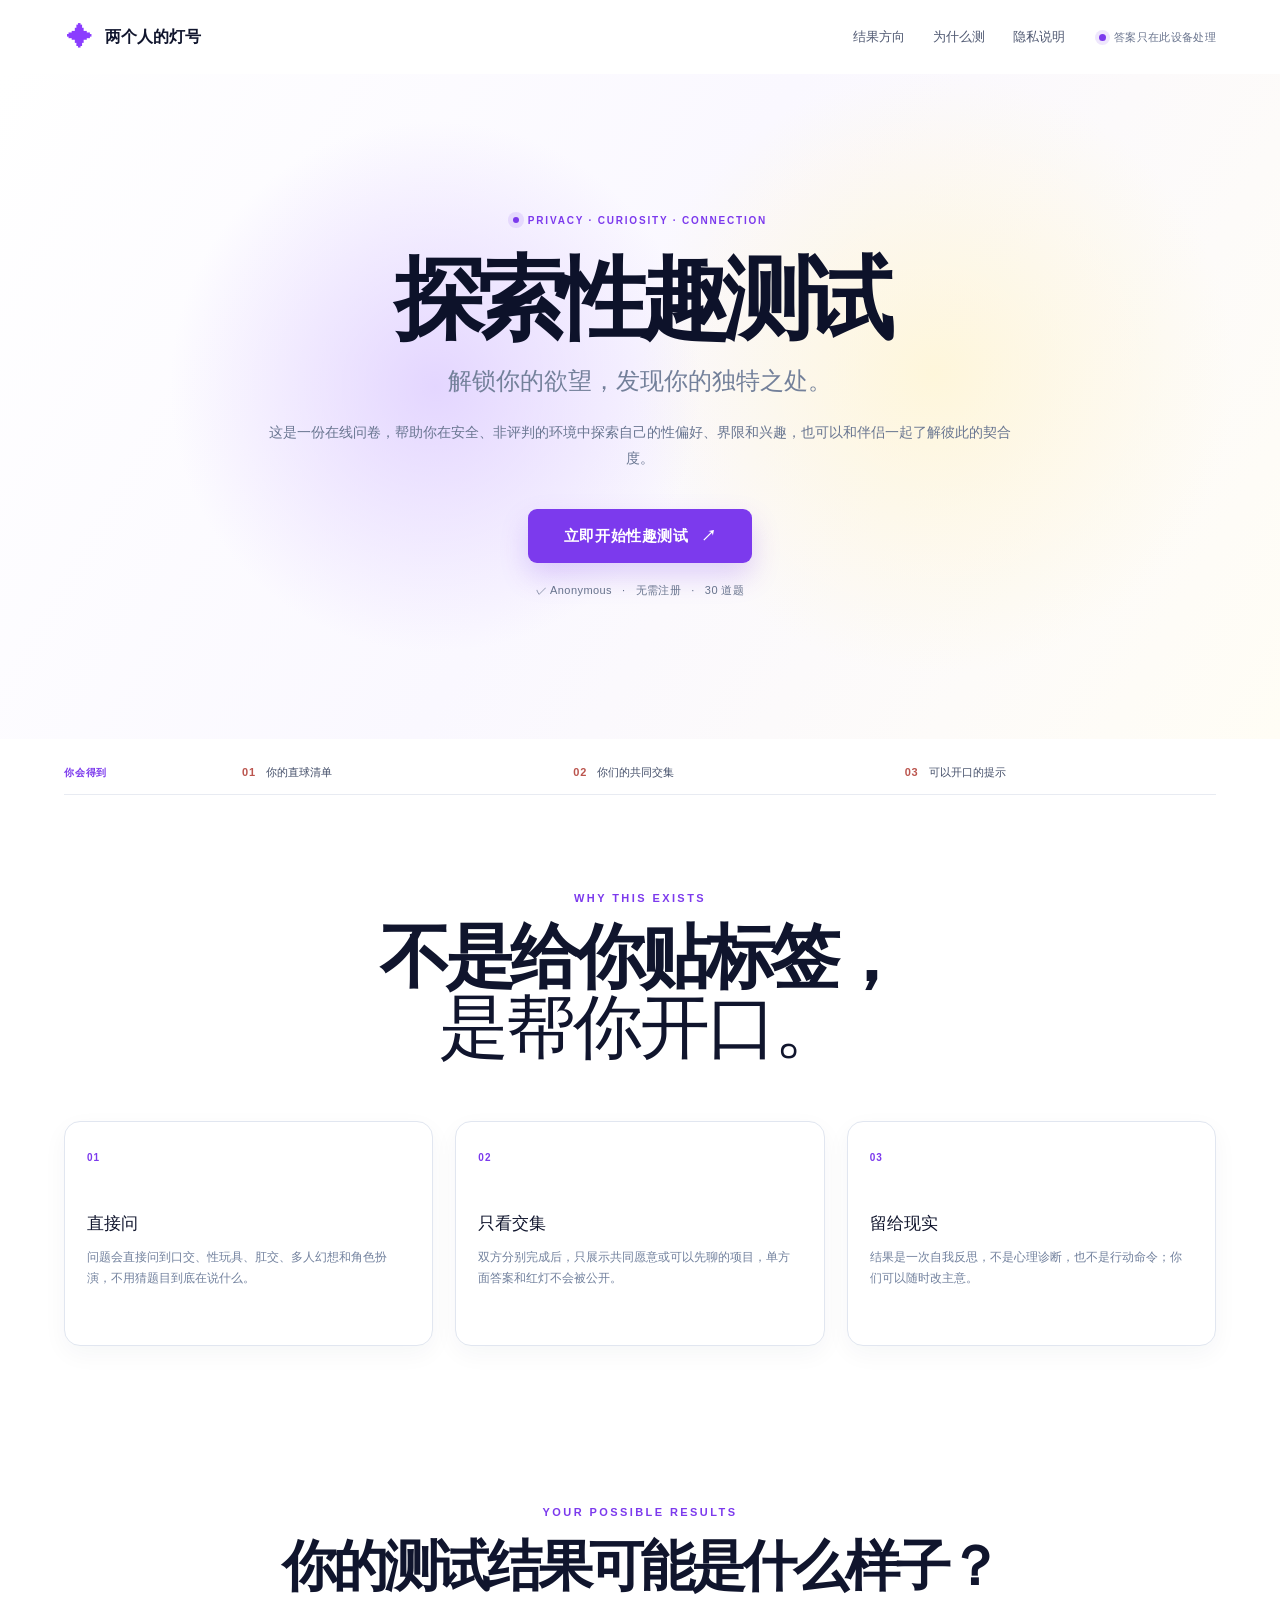
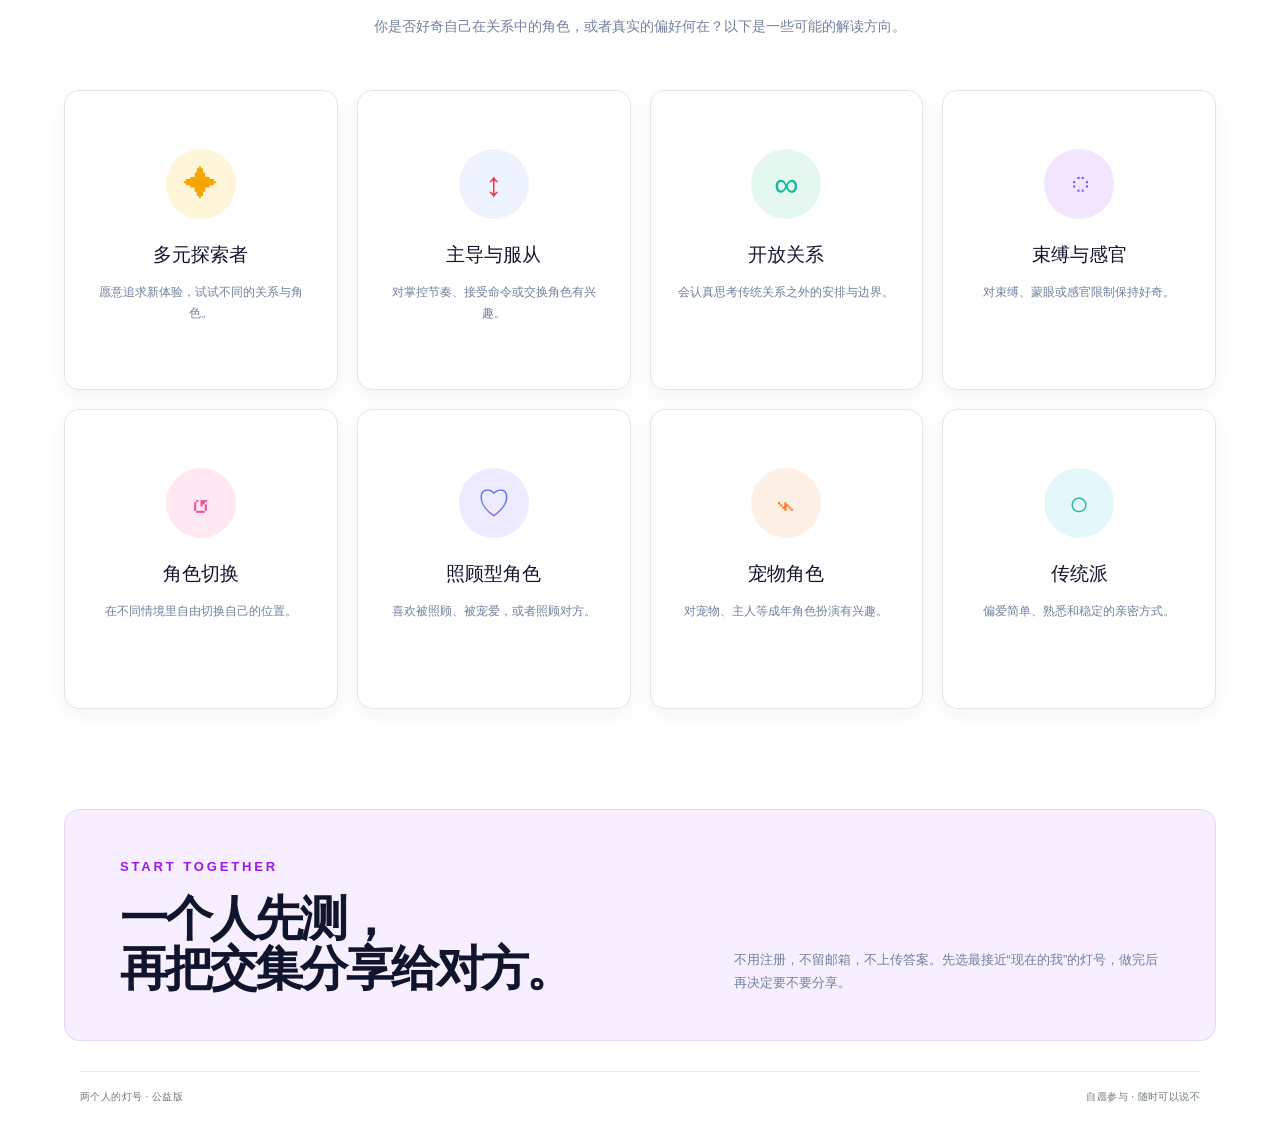
<file: intimacy/index.html>
<!doctype html>
<html lang="zh-CN">
  <head>
    <meta charset="UTF-8" />
    <meta name="viewport" content="width=device-width, initial-scale=1.0" />
    <meta name="theme-color" content="#7c3aed" />
    <title>两个人的灯号 · 亲密偏好探索</title>
    <script type="module" crossorigin src="./assets/index-D4yXU8L3.js"></script>
    <link rel="stylesheet" crossorigin href="./assets/index-CaLcYZij.css">
  </head>
  <body>
    <div id="root"></div>
  </body>
</html>
</file>
<file: intimacy/assets/index-CaLcYZij.css>
/*! tailwindcss v4.2.1 | MIT License | https://tailwindcss.com */
@layer theme{:root,:host{--font-sans:ui-sans-serif, system-ui, sans-serif, "Apple Color Emoji", "Segoe UI Emoji", "Segoe UI Symbol", "Noto Color Emoji";--font-mono:ui-monospace, SFMono-Regular, Menlo, Monaco, Consolas, "Liberation Mono", "Courier New", monospace;--spacing:.25rem;--default-font-family:var(--font-sans);--default-mono-font-family:var(--font-mono)}}@layer base{*,:after,:before,::backdrop{box-sizing:border-box;border:0 solid;margin:0;padding:0}::file-selector-button{box-sizing:border-box;border:0 solid;margin:0;padding:0}html,:host{-webkit-text-size-adjust:100%;tab-size:4;line-height:1.5;font-family:var(--default-font-family,ui-sans-serif, system-ui, sans-serif, "Apple Color Emoji", "Segoe UI Emoji", "Segoe UI Symbol", "Noto Color Emoji");font-feature-settings:var(--default-font-feature-settings,normal);font-variation-settings:var(--default-font-variation-settings,normal);-webkit-tap-highlight-color:transparent}hr{height:0;color:inherit;border-top-width:1px}abbr:where([title]){-webkit-text-decoration:underline dotted;text-decoration:underline dotted}h1,h2,h3,h4,h5,h6{font-size:inherit;font-weight:inherit}a{color:inherit;-webkit-text-decoration:inherit;-webkit-text-decoration:inherit;-webkit-text-decoration:inherit;-webkit-text-decoration:inherit;text-decoration:inherit}b,strong{font-weight:bolder}code,kbd,samp,pre{font-family:var(--default-mono-font-family,ui-monospace, SFMono-Regular, Menlo, Monaco, Consolas, "Liberation Mono", "Courier New", monospace);font-feature-settings:var(--default-mono-font-feature-settings,normal);font-variation-settings:var(--default-mono-font-variation-settings,normal);font-size:1em}small{font-size:80%}sub,sup{vertical-align:baseline;font-size:75%;line-height:0;position:relative}sub{bottom:-.25em}sup{top:-.5em}table{text-indent:0;border-color:inherit;border-collapse:collapse}:-moz-focusring{outline:auto}progress{vertical-align:baseline}summary{display:list-item}ol,ul,menu{list-style:none}img,svg,video,canvas,audio,iframe,embed,object{vertical-align:middle;display:block}img,video{max-width:100%;height:auto}button,input,select,optgroup,textarea{font:inherit;font-feature-settings:inherit;font-variation-settings:inherit;letter-spacing:inherit;color:inherit;opacity:1;background-color:#0000;border-radius:0}::file-selector-button{font:inherit;font-feature-settings:inherit;font-variation-settings:inherit;letter-spacing:inherit;color:inherit;opacity:1;background-color:#0000;border-radius:0}:where(select:is([multiple],[size])) optgroup{font-weight:bolder}:where(select:is([multiple],[size])) optgroup option{padding-inline-start:20px}::file-selector-button{margin-inline-end:4px}::placeholder{opacity:1}@supports (not ((-webkit-appearance:-apple-pay-button))) or (contain-intrinsic-size:1px){::placeholder{color:currentColor}@supports (color:color-mix(in lab, red, red)){::placeholder{color:color-mix(in oklab, currentcolor 50%, transparent)}}}textarea{resize:vertical}::-webkit-search-decoration{-webkit-appearance:none}::-webkit-date-and-time-value{min-height:1lh;text-align:inherit}::-webkit-datetime-edit{display:inline-flex}::-webkit-datetime-edit-fields-wrapper{padding:0}::-webkit-datetime-edit{padding-block:0}::-webkit-datetime-edit-year-field{padding-block:0}::-webkit-datetime-edit-month-field{padding-block:0}::-webkit-datetime-edit-day-field{padding-block:0}::-webkit-datetime-edit-hour-field{padding-block:0}::-webkit-datetime-edit-minute-field{padding-block:0}::-webkit-datetime-edit-second-field{padding-block:0}::-webkit-datetime-edit-millisecond-field{padding-block:0}::-webkit-datetime-edit-meridiem-field{padding-block:0}::-webkit-calendar-picker-indicator{line-height:1}:-moz-ui-invalid{box-shadow:none}button,input:where([type=button],[type=reset],[type=submit]){appearance:button}::file-selector-button{appearance:button}::-webkit-inner-spin-button{height:auto}::-webkit-outer-spin-button{height:auto}[hidden]:where(:not([hidden=until-found])){display:none!important}}@layer components;@layer utilities{.relative{position:relative}.start{inset-inline-start:var(--spacing)}.hidden{display:none}.table{display:table}}:root{--ink:#1f2933;--muted:#6e777b;--paper:#f6f2ed;--card:#fffdf9e0;--line:#30383924;--coral:#e97969;--coral-deep:#bb554e;--sage:#89a88d;--sun:#e4bd65;--fog:#bcc4c1;--rose:#d78a88;--shadow:0 26px 70px #35312a1c}*{box-sizing:border-box}html{background:var(--paper)}body{color:var(--ink);background:radial-gradient(circle at 10% 0%, #ffe7dab8, transparent 34rem), radial-gradient(circle at 90% 10%, #e1ecda94, transparent 30rem), var(--paper);margin:0;font-family:Segoe UI,PingFang SC,Microsoft YaHei,sans-serif}button,input{font:inherit}button{cursor:pointer}button:disabled{cursor:not-allowed;opacity:.4}.site-shell{min-height:100vh;padding:0 5vw 28px;position:relative;overflow:hidden}.ambient{z-index:-1;filter:blur(2px);pointer-events:none;border-radius:999px;position:absolute}.ambient-one{background:#e979691f;width:280px;height:280px;top:24%;left:-170px}.ambient-two{background:#89a88d1f;width:380px;height:380px;top:48%;right:-240px}.topbar,.intro-grid,.quiz-shell,.result-shell,.site-footer{width:min(1120px,100%);margin:0 auto}.topbar{justify-content:space-between;align-items:center;padding:25px 0 28px;display:flex}.brand{color:var(--ink);letter-spacing:.08em;background:0 0;border:0;align-items:center;gap:11px;padding:0;font-size:15px;font-weight:700;display:inline-flex}.brand-mark{border:1px solid var(--ink);width:28px;height:28px;color:var(--coral-deep);border-radius:50%;place-items:center;font-size:17px;line-height:1;display:grid}.topbar-note{color:var(--muted);letter-spacing:.03em;align-items:center;gap:8px;font-size:12px;display:flex}.status-dot{background:var(--sage);border-radius:50%;width:7px;height:7px;box-shadow:0 0 0 4px #89a88d2e}.intro-grid{color:#fffaf5;background:#233536;border-radius:30px;grid-template-columns:minmax(0,1.08fr) minmax(340px,.92fr);align-items:center;gap:clamp(48px,8vw,120px);max-width:1180px;margin-top:18px;padding:clamp(42px,5.7vw,68px) clamp(24px,5vw,74px) 54px;display:grid;position:relative;overflow:hidden;box-shadow:0 28px 70px #2335362e}.intro-grid:before{content:"";border:1px solid #ffeddd2b;border-radius:50%;width:540px;height:540px;position:absolute;top:-280px;right:-180px}.intro-grid:after{content:"";border:1px solid #e7b19330;border-radius:50%;width:390px;height:390px;position:absolute;bottom:-330px;left:44%}.eyebrow{color:var(--coral-deep);letter-spacing:.22em;margin:0 0 16px;font-size:11px;font-weight:800}h1,h2,h3,p{margin-top:0}h1{letter-spacing:-.065em;max-width:690px;margin-bottom:22px;font-size:clamp(46px,7.4vw,84px);font-weight:500;line-height:.98}h1 em,h2 em{color:var(--coral-deep);letter-spacing:-.045em;font-family:Georgia,Times New Roman,serif;font-style:italic;font-weight:400}.intro-copy,.intro-card{z-index:1;position:relative}.intro-copy .eyebrow{color:#f4b29d}.intro-copy h1{color:#fffaf5}.intro-copy h1 em{color:#efa48e}.lede{color:#fffaf5b8;max-width:520px;margin-bottom:33px;font-size:clamp(16px,2vw,19px);line-height:1.75}.trust-row{color:#fffaf594;flex-wrap:wrap;gap:18px;font-size:12px;display:flex}.trust-row b{color:#fffaf5;margin-right:4px;font-size:17px;font-weight:700}.consent-box{-webkit-backdrop-filter:blur(10px);backdrop-filter:blur(10px);background:#fffcf71a;border:1px solid #ffd9c645;border-radius:16px;max-width:550px;margin-top:30px;padding:20px 22px 18px}.check-line{color:#fffaf5c7;align-items:flex-start;gap:11px;font-size:12px;line-height:1.6;display:flex}.check-line input{width:17px;height:17px;accent-color:var(--coral);flex:none;margin:1px 0 0}.primary-button,.secondary-button,.quiet-button,.text-button{border-radius:999px;transition:transform .16s,box-shadow .16s,background .16s}.primary-button{border:1px solid var(--coral-deep);color:#fffaf6;background:var(--coral-deep);letter-spacing:.04em;justify-content:center;align-items:center;gap:12px;min-height:46px;padding:0 21px;font-size:13px;font-weight:700;display:inline-flex;box-shadow:0 8px 18px #bb554e2e}.primary-button:hover{transform:translateY(-2px);box-shadow:0 13px 25px #bb554e3b}.consent-box .primary-button{width:100%;margin-top:18px}.secondary-button{border:1px solid var(--line);min-height:42px;color:var(--ink);background:#ffffff70;padding:0 17px;font-size:12px;font-weight:700}.secondary-button:hover{background:#fffdf9;transform:translateY(-1px)}.quiet-button{color:var(--muted);background:0 0;border:1px solid #0000;padding:7px 4px;font-size:12px}.quiet-button:hover{color:var(--ink)}.text-button{color:var(--coral-deep);background:0 0;border:0;padding:0;font-size:12px;font-weight:700}.text-button:hover{color:var(--ink)}.inline-message{color:var(--coral-deep);margin:12px 0 0;font-size:12px;line-height:1.5}.inline-message.centered{text-align:center}.intro-card{background:linear-gradient(145deg,#dcebdc 0%,#f3e2d6 100%);border:1px solid #ffffff4d;border-radius:25px;min-height:405px;padding:38px;transform:rotate(1.2deg);box-shadow:0 18px 45px #00000029}.card-orbit{pointer-events:none;border:1px solid #ffffff85;border-radius:50%;position:absolute}.orbit-one{width:510px;height:510px;top:-215px;right:-170px}.orbit-two{border-color:#bb554e2e;width:390px;height:390px;bottom:-225px;right:-98px}.card-topline,.card-footer{z-index:1;color:#1f2933a6;letter-spacing:.12em;justify-content:space-between;font-size:11px;display:flex;position:relative}.tiny-pill{letter-spacing:.05em;border:1px solid #1f293326;border-radius:999px;padding:6px 10px;font-size:9px}.preview-question{z-index:1;margin:84px 0 28px;position:relative}.preview-label{color:var(--coral-deep);letter-spacing:.14em;text-transform:uppercase;font-size:11px;font-weight:800}.preview-question p{max-width:300px;color:var(--ink);margin:15px 0 0;font-family:Georgia,Times New Roman,serif;font-size:clamp(25px,3vw,35px);line-height:1.18}.mini-lights{z-index:1;gap:10px;margin-bottom:82px;display:flex;position:relative}.mini-light{border-radius:50%;width:16px;height:16px;box-shadow:0 0 0 5px #ffffff3d}.mini-light.green,.answer-light,.light-count.green .answer-light{background:var(--sage)}.mini-light.yellow,.light-count.yellow .answer-light{background:var(--sun)}.mini-light.gray,.light-count.gray .answer-light{background:var(--fog)}.mini-light.red,.light-count.red .answer-light{background:var(--rose)}.quiz-shell{padding:clamp(28px,6vw,68px) 0 85px}.quiz-heading,.quiz-footer,.result-header,.result-footer{justify-content:space-between;align-items:flex-end;gap:20px;display:flex}.quiz-heading h2{letter-spacing:-.05em;margin:0;font-size:clamp(32px,5vw,55px);font-weight:500}.progress-track{background:#1f293317;border-radius:5px;height:4px;margin:29px 0 42px;overflow:hidden}.progress-track span{border-radius:inherit;background:var(--coral);height:100%;transition:width .26s;display:block}.question-card{border:1px solid var(--line);background:#fffdf9c7;border-radius:24px;max-width:870px;margin:0 auto;padding:clamp(28px,6vw,64px);box-shadow:0 18px 50px #35312a0f}.question-count{color:var(--coral-deep);letter-spacing:.18em;margin-bottom:26px;font-size:11px;font-weight:800}.question-card h3{letter-spacing:-.04em;max-width:710px;margin-bottom:12px;font-family:Georgia,Times New Roman,serif;font-size:clamp(28px,4.2vw,50px);font-weight:400;line-height:1.18}.question-note{color:var(--muted);margin-bottom:37px;font-size:13px}.answer-grid{grid-template-columns:repeat(2,minmax(0,1fr));gap:10px;display:grid}.answer-option{border:1px solid var(--line);min-height:58px;color:var(--ink);text-align:left;background:#ffffff5c;border-radius:13px;grid-template-columns:17px 1fr auto;align-items:center;gap:12px;padding:0 16px;font-size:12px;line-height:1.4;display:grid}.answer-option.selected{border-color:var(--ink);background:#fffdf9;box-shadow:0 0 0 2px #1f29331a}.answer-light{border-radius:50%;width:13px;height:13px;display:inline-block}.answer-option.green .answer-light{background:var(--sage)}.answer-option.yellow .answer-light{background:var(--sun)}.answer-option.gray .answer-light{background:var(--fog)}.answer-option.red .answer-light{background:var(--rose)}.option-arrow{color:var(--muted);font-size:16px}.quiz-footer{align-items:center;margin-top:21px}.keyboard-hint{color:var(--muted);font-size:11px}.result-shell{padding:clamp(30px,5vw,64px) 0 82px}.result-header{align-items:flex-start}.result-header h2{letter-spacing:-.06em;margin:0;font-size:clamp(42px,7vw,78px);font-weight:500;line-height:.98}.result-subtitle{color:var(--muted);margin:19px 0 0;font-family:Georgia,Times New Roman,serif;font-size:20px}.result-badge{min-width:119px;min-height:119px;color:var(--ink);background:#dcebdcab;border:1px solid #89a88d57;border-radius:50%;place-items:center;display:grid;transform:rotate(6deg)}.result-badge span,.result-badge small{color:var(--muted);font-size:10px}.result-badge strong{color:#628368;font-family:Georgia,Times New Roman,serif;font-size:37px;font-weight:400;line-height:.8}.result-intro{border-left:2px solid var(--coral);grid-template-columns:1fr .7fr;gap:44px;max-width:930px;margin:39px 0 48px;padding:22px 0 0 22px;display:grid}.result-intro p{margin:0;font-size:17px;line-height:1.75}.result-intro-side{align-content:end;gap:16px;display:grid}.result-intro-side>span{color:var(--muted);font-size:12px;line-height:1.7}.result-signal{background:#e9796917;border-radius:13px;gap:7px;padding:15px 16px;display:grid}.result-signal span{color:var(--coral-deep);letter-spacing:.08em;font-size:10px;font-weight:800}.result-signal strong{letter-spacing:-.03em;font-family:Georgia,Times New Roman,serif;font-size:21px;font-weight:400}.result-signal small{color:var(--muted);font-size:10px;line-height:1.45}.result-columns,.share-grid{grid-template-columns:minmax(0,1.1fr) minmax(300px,.9fr);gap:16px;display:grid}.panel{border:1px solid var(--line);background:#fffdf9b8;border-radius:19px;padding:clamp(21px,3vw,31px)}.panel-heading{align-items:flex-start;gap:14px;display:flex}.panel-index{width:25px;height:25px;color:var(--coral-deep);background:#e9796921;border-radius:50%;flex:none;place-items:center;font-size:11px;font-weight:800;display:inline-grid}.panel h3{letter-spacing:-.02em;margin:0 0 6px;font-size:17px;font-weight:700}.panel-heading p{color:var(--muted);margin:0;font-size:11px;line-height:1.55}.dimension-list{gap:20px;margin-top:31px;display:grid}.dimension-meta{grid-template-columns:30px 1fr auto;align-items:center;gap:7px;display:grid}.dimension-meta .rank{color:var(--coral-deep);font-size:10px;font-weight:800}.dimension-meta b{font-size:12px;display:block}.dimension-meta small{color:var(--muted);margin-top:3px;font-size:10px;display:block}.dimension-meta strong{color:var(--coral-deep);font-size:13px}.dimension-bar{background:#1f293314;border-radius:8px;height:6px;margin:9px 0 0 37px;overflow:hidden}.dimension-bar span{border-radius:inherit;background:linear-gradient(90deg, var(--coral), #e6b26a);height:100%;display:block}.light-summary{grid-template-columns:repeat(4,1fr);gap:8px;margin:34px 0 22px;display:grid}.light-count{background:#1f293309;border-radius:12px;place-items:center;gap:9px;padding:15px 3px 12px;display:grid}.light-count .answer-light{width:16px;height:16px}.light-count strong{font-family:Georgia,Times New Roman,serif;font-size:28px;font-weight:400;line-height:.8}.light-count small{color:var(--muted);font-size:10px}.light-note,.privacy-panel p{color:var(--muted);font-size:11px;line-height:1.7}.tips-panel{margin-top:16px}.highlight-panel{background:#fffdf9e6;margin-top:16px}.highlight-columns{grid-template-columns:repeat(2,minmax(0,1fr));gap:12px;margin-top:26px;display:grid}.highlight-column{background:#1f293309;border-radius:14px;min-width:0;padding:18px}.green-column{background:#89a88d21}.yellow-column{background:#e4bd6524}.highlight-title,.match-heading{color:var(--ink);align-items:center;gap:9px;font-size:12px;font-weight:800;display:flex}.highlight-title .answer-light,.match-heading .answer-light{width:11px;height:11px}.green-column .answer-light,.green-stat strong{color:#628368}.green-column .answer-light,.match-section:first-child .answer-light{background:var(--sage)}.yellow-column .answer-light,.match-section:nth-child(2) .answer-light{background:var(--sun)}.highlight-list,.match-list{gap:8px;margin-top:15px;display:grid}.highlight-item,.match-item{background:#ffffff75;border-left:2px solid #1f293329;border-radius:0 9px 9px 0;padding:11px 12px}.green-column .highlight-item{border-left-color:#628368a6}.yellow-column .highlight-item{border-left-color:#b78f2da6}.highlight-item span,.match-item span{color:var(--muted);letter-spacing:.05em;margin-bottom:5px;font-size:9px;display:block}.highlight-item p,.match-item p{margin:0;font-size:11px;line-height:1.58}.highlight-more{color:var(--muted);margin-top:12px;font-size:10px;display:inline-block}.empty-highlight{color:var(--muted);margin:16px 0 0;font-size:11px;line-height:1.7}.tip-grid{grid-template-columns:repeat(3,1fr);gap:10px;margin:26px 0 23px;display:grid}.tip-card{background:#e9796917;border-radius:13px;min-height:118px;padding:17px}.tip-card span{color:var(--coral-deep);letter-spacing:.1em;font-size:10px;font-weight:800}.tip-card p{margin:17px 0 0;font-size:12px;line-height:1.65}.share-grid{margin-top:16px}.share-panel{background:#e1ecda61}.share-actions{flex-wrap:wrap;gap:8px;margin:24px 0 22px;display:flex}.share-actions .primary-button{min-height:42px;font-size:12px}.code-label{color:var(--muted);margin-bottom:8px;font-size:11px;display:block}.code-input-row{gap:8px;display:flex}.code-input-row input{border:1px solid var(--line);width:100%;min-width:0;color:var(--ink);background:#fff9;border-radius:10px;outline:none;padding:0 12px;font-size:12px}.code-input-row input:focus{border-color:var(--coral);box-shadow:0 0 0 3px #e9796924}.privacy-panel{background:#f2e2d685;position:relative;overflow:hidden}.privacy-icon{width:32px;height:32px;color:var(--coral-deep);border:1px solid #bb554e52;border-radius:50%;place-items:center;margin-bottom:19px;font-size:20px;display:inline-grid}.privacy-panel h3{font-family:Georgia,Times New Roman,serif;font-size:25px;font-weight:400}.privacy-rule{color:var(--coral-deep);margin-top:21px;font-size:11px;font-weight:700;display:inline-block}.compare-panel{background:#fffdf9e6;margin-top:16px}.match-summary-grid{grid-template-columns:repeat(3,minmax(0,1fr));gap:9px;margin-top:27px;display:grid}.match-stat{background:#1f29330a;border-radius:13px;align-content:center;gap:7px;min-height:92px;padding:15px;display:grid}.match-stat strong{font-family:Georgia,Times New Roman,serif;font-size:31px;font-weight:400;line-height:.8}.match-stat small{color:var(--muted);font-size:10px;line-height:1.45}.green-stat{background:#89a88d26}.green-stat strong{color:#628368}.yellow-stat{background:#e4bd6529}.yellow-stat strong{color:#a57926}.gray-stat{background:#bcc4c133}.gray-stat strong{color:#6e777b}.match-columns{grid-template-columns:repeat(2,minmax(0,1fr));gap:12px;margin-top:18px;display:grid}.match-section{background:#1f293309;border-radius:14px;min-width:0;padding:18px}.match-section:first-child{background:#89a88d1a}.match-section:nth-child(2){background:#e4bd651c}.match-note{color:var(--muted);background:#1f293309;border-radius:10px;margin:18px 0 0;padding:12px 14px;font-size:11px;line-height:1.7}.legacy-share-note{border-left:2px solid var(--sun);color:var(--muted);background:#e4bd6521;border-radius:0 10px 10px 0;margin-top:25px;padding:14px 16px;font-size:11px;line-height:1.7}.compare-detail{border-top:1px solid var(--line);margin-top:28px;padding-top:22px}.subsection-heading{justify-content:space-between;align-items:baseline;gap:14px;display:flex}.subsection-heading h4{margin:0;font-size:13px}.subsection-heading p{color:var(--muted);text-align:right;margin:0;font-size:10px;line-height:1.5}.compare-list{gap:18px;margin-top:28px;display:grid}.compare-row{grid-template-columns:120px 1fr 115px;align-items:center;gap:17px;display:grid}.compare-label b{font-size:12px;display:block}.compare-label small{color:var(--muted);margin-top:4px;font-size:10px;display:block}.compare-bars{gap:5px;display:grid;position:relative}.compare-bars span{border-radius:5px;min-width:3px;height:7px;display:block}.compare-bars .mine{background:var(--coral)}.compare-bars .theirs{background:var(--sage)}.compare-values{color:var(--muted);justify-content:space-between;font-size:10px;display:flex}.compare-legend{border-top:1px solid var(--line);color:var(--muted);flex-wrap:wrap;align-items:center;gap:17px;margin-top:26px;padding-top:18px;font-size:10px;display:flex}.compare-legend span{align-items:center;gap:6px;display:inline-flex}.legend-dot{border-radius:50%;width:8px;height:8px}.legend-dot.mine{background:var(--coral)}.legend-dot.theirs{background:var(--sage)}.compare-legend .text-button{margin-left:auto}.result-footer{color:var(--muted);align-items:center;margin-top:25px;font-size:11px}.site-footer{color:var(--muted);letter-spacing:.04em;border-top:1px solid #3038391a;justify-content:space-between;gap:16px;padding:17px 0 0;font-size:10px;display:flex}@media (width<=780px){.site-shell{padding:0 20px 22px}.topbar{padding:20px 0 10px}.topbar-note{font-size:10px}.intro-grid,.result-columns,.share-grid,.result-intro{grid-template-columns:1fr}.intro-grid{gap:40px;padding:58px 0 65px}h1{font-size:clamp(44px,14vw,70px)}.intro-card{min-height:370px;padding:26px}.preview-question{margin-top:82px}.mini-lights{margin-bottom:73px}.result-intro{gap:15px;margin-top:30px;padding-left:16px}.result-intro p{font-size:15px}.quiz-heading{align-items:flex-start}.question-card{padding:27px 20px}.answer-grid{grid-template-columns:1fr}.keyboard-hint{display:none}.quiz-footer{justify-content:space-between}.tip-grid{grid-template-columns:1fr}.tip-card{min-height:auto}.highlight-columns,.match-columns{grid-template-columns:1fr}.match-summary-grid{gap:7px}.match-stat{padding:13px 10px}.subsection-heading{display:block}.subsection-heading p{text-align:left;margin-top:6px}.compare-row{grid-template-columns:92px 1fr;gap:9px 13px}.compare-values{grid-column:2}.compare-legend .text-button{text-align:left;width:100%;margin:4px 0 0}.site-footer{flex-direction:column;gap:6px}}@media (width<=430px){.topbar-note{text-align:right;max-width:120px;line-height:1.35}.result-header{gap:10px}.result-badge{min-width:84px;min-height:84px}.result-badge strong{font-size:29px}.result-badge span,.result-badge small{font-size:8px}.share-actions{flex-direction:column;align-items:stretch}.share-actions button{width:100%}.code-input-row{flex-direction:column;align-items:stretch}.code-input-row input{min-height:42px}}.cover-shell{background:#2bb8c4;min-height:100vh;padding:0}.cover-shell .ambient,.cover-shell .topbar .brand,.cover-shell .topbar .topbar-note,.cover-shell .intro-copy .eyebrow,.cover-shell .trust-row,.cover-shell .intro-card,.cover-shell .site-footer{display:none}.cover-shell .topbar{z-index:10;width:100%;max-width:none;margin:0;padding:14px 9px;position:absolute;top:0;left:0}.cover-menu{z-index:20;color:#fff;letter-spacing:3px;background:#004f66d6;border-radius:4px;place-items:center;width:40px;height:40px;font-size:15px;font-weight:800;line-height:1;display:grid;position:absolute;top:14px;right:9px;box-shadow:0 8px 18px #00415e29}.cover-shell .intro-grid{color:#fff;width:100vw;max-width:none;min-height:100vh;box-shadow:none;background:radial-gradient(circle at 7% 88%,#196fca70,#0000 31%),radial-gradient(circle at 93% 18%,#71e4c066,#0000 38%),linear-gradient(118deg,#1599e2 0%,#27afd0 47%,#58c9bb 100%);border-radius:0;margin:0;padding:0;display:block;position:relative;overflow:hidden}.cover-shell .intro-grid:before,.cover-shell .intro-grid:after{z-index:0;opacity:.22;pointer-events:none;content:"";border:0;border-radius:50%;width:72vw;height:72vw;position:absolute}.cover-shell .intro-grid:before{background:radial-gradient(circle,#ffffff3d,#0000 64%);top:-47vw;right:-17vw}.cover-shell .intro-grid:after{background:radial-gradient(circle,#0068cd4d,#0000 67%);bottom:-62vw;left:-23vw}.cover-shell .intro-copy{z-index:2;max-width:760px;margin:0;padding-top:clamp(210px,30vh,320px);padding-left:clamp(32px,8vw,150px);padding-right:24px;position:relative}.cover-shell .intro-copy h1{color:#fff;letter-spacing:-.08em;text-shadow:8px 11px #00679d36,0 15px 25px #00598033;max-width:680px;margin:0;font-size:clamp(64px,9.2vw,132px);font-weight:800;line-height:.93}.cover-shell .intro-copy h1 em{color:#fff;letter-spacing:-.08em;font-family:inherit;font-style:normal;font-weight:800}.cover-date{color:#fff;letter-spacing:-.03em;text-shadow:4px 5px #00679d2e,0 8px 16px #0059802e;margin:clamp(50px,7vh,72px) 0 0;font-size:clamp(19px,2.2vw,30px);font-weight:700}.cover-shell .lede{color:#fffffff0;text-shadow:3px 4px #00679d24,0 8px 16px #00598024;max-width:540px;margin:clamp(28px,4vh,42px) 0 0;font-size:clamp(15px,1.5vw,20px);line-height:1.55}.cover-shell .consent-box{-webkit-backdrop-filter:none;backdrop-filter:none;background:0 0;border:0;border-radius:0;flex-direction:column;align-items:flex-start;max-width:470px;margin-top:clamp(42px,7vh,75px);padding:0;display:flex}.cover-shell .consent-box .check-line{color:#ffffffd1;text-shadow:0 4px 12px #00435f2e;order:2;margin-top:15px;font-size:11px;line-height:1.5}.cover-shell .consent-box .primary-button{color:#fff;background:#087984;border:0;border-radius:10px;order:1;width:auto;min-width:128px;min-height:50px;padding:0 22px;font-size:14px;box-shadow:0 12px 22px #004f663d}.cover-shell .consent-box .primary-button:hover{background:#056a76;box-shadow:0 16px 26px #004f6647}.cover-shell .inline-message{color:#fff;text-shadow:0 3px 10px #00435f33;order:3}@media (width<=780px){.cover-shell .intro-copy{padding-top:28vh;padding-left:26px;padding-right:22px}.cover-shell .intro-copy h1{font-size:clamp(58px,17vw,92px)}.cover-date{margin-top:48px;font-size:18px}.cover-shell .lede{max-width:310px;margin-top:24px;font-size:16px}.cover-shell .consent-box{margin-top:55px}}.landing-shell{padding-bottom:28px}.landing-shell .ambient-one{background:#e9796926;width:340px;height:340px;top:20%;left:-210px}.landing-shell .ambient-two{background:#89a88d29;width:440px;height:440px;top:42%;right:-280px}.landing-page{width:min(1180px,100%);margin:0 auto}.landing-hero{color:#fffaf5;background:#243536;border-radius:31px;grid-template-columns:minmax(0,1.05fr) minmax(360px,.95fr);align-items:stretch;gap:clamp(40px,7vw,100px);padding:clamp(36px,5vw,66px);display:grid;position:relative;overflow:hidden;box-shadow:0 30px 75px #23353630}.landing-hero:before{content:"";border:1px solid #ffeddd30;border-radius:50%;width:610px;height:610px;position:absolute;top:-430px;right:-180px}.landing-hero:after{content:"";border:1px solid #e7b1932e;border-radius:50%;width:420px;height:420px;position:absolute;bottom:-340px;left:38%}.landing-copy,.landing-visual{z-index:1;position:relative}.landing-kicker{color:#fffaf5a3;letter-spacing:.14em;align-items:center;gap:9px;font-size:10px;font-weight:800;display:inline-flex}.kicker-dot{background:var(--sage);border-radius:50%;width:7px;height:7px;box-shadow:0 0 0 5px #89a88d29}.landing-copy h1 em{color:#efa48e}.landing-stats{flex-wrap:wrap;gap:27px;margin-top:35px;display:flex}.landing-stats div{gap:3px;display:grid}.landing-stats strong{color:#fffaf5;font-family:Georgia,Times New Roman,serif;font-size:27px;font-weight:400;line-height:.9}.landing-stats span{color:#fffaf585;font-size:10px}.landing-consent{background:#fffcf714;border:1px solid #ffd9c638;border-radius:15px;max-width:520px;margin-top:39px;padding:17px 18px 15px}.landing-consent .check-line{color:#fffaf5bf}.landing-consent .primary-button{width:auto;min-width:139px;margin-top:16px}.landing-visual{min-height:495px;color:var(--ink);background:linear-gradient(145deg,#dcebdc 0%,#f3e2d6 100%);border:1px solid #ffffff5c;border-radius:24px;padding:30px;overflow:hidden;transform:rotate(1deg);box-shadow:0 18px 45px #0000002e}.visual-orbit{pointer-events:none;border:1px solid #ffffff94;border-radius:50%;position:absolute}.visual-orbit-one{width:560px;height:560px;top:-280px;right:-185px}.visual-orbit-two{border-color:#bb554e33;width:420px;height:420px;bottom:-275px;right:-130px}.visual-topline,.visual-footer{z-index:1;color:#1f2933a1;letter-spacing:.1em;justify-content:space-between;align-items:center;gap:15px;font-size:10px;display:flex;position:relative}.visual-pill{letter-spacing:.04em;border:1px solid #1f293326;border-radius:999px;padding:6px 10px;font-size:9px}.visual-center{z-index:1;margin-top:82px;position:relative}.visual-eyebrow{color:var(--coral-deep);letter-spacing:.14em;font-size:10px;font-weight:800}.visual-center h2{max-width:330px;color:var(--ink);letter-spacing:-.05em;margin:16px 0 15px;font-family:Georgia,Times New Roman,serif;font-size:clamp(28px,3.2vw,42px);font-weight:400;line-height:1.13}.visual-center h2 em{color:var(--coral-deep);font-size:.9em}.visual-center p{color:#1f29339e;margin:0;font-size:11px}.visual-lights{z-index:1;gap:10px;margin:35px 0 100px;display:flex;position:relative}.visual-lights .mini-light{box-shadow:0 0 0 5px #ffffff47}.visual-footer{letter-spacing:.04em}.landing-band{border-bottom:1px solid var(--line);color:var(--muted);letter-spacing:.08em;grid-template-columns:150px 1fr;align-items:center;gap:28px;padding:25px 8px 12px;font-size:10px;display:grid}.landing-band-items{grid-template-columns:repeat(3,minmax(0,1fr));gap:20px;display:grid}.landing-band-items div{align-items:center;gap:10px;display:flex}.landing-band-items strong{color:var(--coral-deep);font-size:11px}.landing-band-items span{color:var(--ink);letter-spacing:0;font-size:11px}.landing-info{padding:clamp(74px,10vw,126px) 7px 68px}.landing-section-title h2{color:var(--ink);letter-spacing:-.07em;margin:0;font-size:clamp(38px,5.8vw,70px);font-weight:500;line-height:1}.landing-section-title h2 em{color:var(--coral-deep)}.landing-feature-grid{grid-template-columns:repeat(3,minmax(0,1fr));gap:13px;margin-top:55px;display:grid}.landing-feature-grid article{border:1px solid var(--line);background:#fffdf9b8;border-radius:16px;min-height:210px;padding:22px}.feature-number{color:var(--coral-deep);letter-spacing:.1em;font-size:10px;font-weight:800}.landing-feature-grid h3{margin:43px 0 10px;font-size:17px}.landing-feature-grid p{color:var(--muted);margin:0;font-size:12px;line-height:1.75}.landing-pillars{padding:18px 7px 80px}.landing-pillars-heading{justify-content:space-between;align-items:end;gap:25px;display:flex}.landing-pillars-heading h2{color:var(--ink);letter-spacing:-.07em;margin:0;font-size:clamp(34px,4.8vw,59px);font-weight:500;line-height:1.02}.landing-pillars-heading h2 em{color:var(--coral-deep)}.landing-pillars-heading>span{color:var(--muted);text-align:right;padding-bottom:5px;font-size:11px;line-height:1.6}.landing-pillar-list{grid-template-columns:repeat(5,minmax(0,1fr));gap:8px;margin-top:39px;display:grid}.landing-pillar{border-top:2px solid var(--line);background:#fffdf97a;gap:28px;min-height:131px;padding:16px;display:grid}.landing-pillar:first-child{border-top-color:var(--coral)}.landing-pillar:nth-child(2){border-top-color:var(--sage)}.landing-pillar:nth-child(3){border-top-color:var(--sun)}.landing-pillar:nth-child(4){border-top-color:var(--rose)}.landing-pillar:nth-child(5){border-top-color:var(--fog)}.landing-pillar>strong{color:var(--muted);font-size:10px}.landing-pillar b{color:var(--ink);font-size:12px;display:block}.landing-pillar small{color:var(--muted);margin-top:5px;font-size:10px;line-height:1.45;display:block}.landing-safety{color:#fffaf5;background:var(--coral-deep);border-radius:20px;grid-template-columns:1fr .8fr;align-items:end;gap:45px;padding:32px 30px 35px;display:grid;box-shadow:0 20px 45px #bb554e26}.landing-safety .eyebrow{color:#fffaf59e;margin-bottom:15px}.landing-safety h2{letter-spacing:-.06em;margin:0;font-size:clamp(28px,4vw,48px);font-weight:500;line-height:1.05}.landing-safety p{color:#fffaf5c7;margin:0;font-size:13px;line-height:1.8}@media (width<=780px){.landing-shell .topbar{padding:20px 0 18px}.landing-hero{border-radius:23px;grid-template-columns:1fr;gap:42px;padding:35px 23px 24px}.landing-copy h1{margin-top:23px;font-size:clamp(52px,16vw,85px)}.landing-lede{font-size:15px}.landing-stats{gap:20px}.landing-consent{margin-top:30px}.landing-visual{min-height:405px;padding:24px;transform:rotate(.5deg)}.visual-center{margin-top:67px}.visual-center h2{font-size:33px}.visual-lights{margin-bottom:73px}.landing-band{grid-template-columns:1fr;gap:17px;padding-top:22px}.landing-band-items{gap:10px}.landing-band-items div{gap:6px;display:grid}.landing-band-items span{line-height:1.4}.landing-info{padding:70px 0 57px}.landing-feature-grid{grid-template-columns:1fr;gap:10px;margin-top:34px}.landing-feature-grid article{min-height:auto}.landing-feature-grid h3{margin-top:25px}.landing-pillars{padding:8px 0 58px}.landing-pillars-heading{display:block}.landing-pillars-heading>span{text-align:left;margin-top:18px;display:block}.landing-pillar-list{grid-template-columns:repeat(2,minmax(0,1fr));gap:8px;margin-top:27px}.landing-safety{grid-template-columns:1fr;gap:24px;padding:26px 22px 29px}}@media (width<=430px){.landing-kicker{letter-spacing:.08em;font-size:9px}.landing-stats{justify-content:space-between;gap:7px}.landing-stats strong{font-size:24px}.landing-stats span{font-size:9px}.landing-consent .primary-button{width:100%}.landing-visual{min-height:380px}.visual-center h2{font-size:29px}.landing-band-items span{font-size:10px}}.site-shell{color:#10152d;background:#fff}.landing-shell .topbar{background:#fff;width:min(1720px,100%);padding:22px 0}.landing-shell .brand{color:#10152d;letter-spacing:0;font-size:16px}.landing-shell .brand-mark{color:#8b3dff;border:0;width:30px;height:30px;font-size:25px}.topbar-actions{align-items:center;gap:25px;display:flex}.site-nav{align-items:center;gap:28px;margin-left:auto;margin-right:34px;display:flex}.site-nav a{color:#515a73;font-size:13px;text-decoration:none;transition:color .15s}.site-nav a:hover{color:#7c3aed}.nav-cta{color:#fff;background:#7c3aed;border:0;border-radius:11px;min-width:76px;min-height:43px;font-size:13px;box-shadow:0 10px 22px #7c3aed33}.nav-cta:hover{background:#6d28d9;transform:translateY(-1px)}.landing-shell .topbar-note{color:#68738d;font-size:11px}.landing-shell .status-dot{background:#7c3aed;box-shadow:0 0 0 4px #7c3aed1f}.landing-page{width:min(1720px,100%)}.landing-hero{color:#10152d;width:calc(100% + 10vw);min-height:665px;box-shadow:none;background:radial-gradient(circle at 34% 47%,#ddccffc7,#0000 29%),radial-gradient(circle at 73% 45%,#fff5d2c7,#0000 30%),linear-gradient(120deg,#fff 0%,#faf8ff 48%,#fffdf5 100%);border-radius:0;margin:0 -5vw;padding:132px 20px 128px;display:block}.landing-hero:before,.landing-hero:after{display:none}.landing-copy{text-align:center;max-width:825px;margin:0 auto}.landing-kicker{color:#7c3aed;letter-spacing:.18em;justify-content:center;font-size:10px}.kicker-dot{background:#7c3aed;width:6px;height:6px;box-shadow:0 0 0 5px #7c3aed1f}.landing-copy h1{color:#0d122a;letter-spacing:-.09em;max-width:none;margin:25px 0 18px;font-size:clamp(57px,7vw,92px);font-weight:800;line-height:1}.landing-copy h1 em{color:inherit;font-style:normal}.landing-subtitle{color:#73809a;margin:0 0 20px;font-family:Georgia,Times New Roman,serif;font-size:clamp(18px,2vw,24px)}.landing-lede{color:#697691;max-width:760px;margin:0 auto;font-size:14px;line-height:1.9}.landing-consent{background:0 0;border:0;max-width:680px;margin:37px auto 0;padding:0}.landing-consent .primary-button{color:#fff;background:#7c3aed;border:0;border-radius:9px;min-width:224px;min-height:54px;margin:0;font-size:15px;box-shadow:0 13px 28px #7c3aed38}.landing-consent .primary-button:hover{background:#6d28d9}.landing-proof{color:#66728c;letter-spacing:.04em;justify-content:center;gap:10px;margin-top:19px;font-size:11px;display:flex}.landing-consent .landing-consent-check{color:#66728c;text-align:left;justify-content:center;max-width:615px;margin:16px auto 0;font-size:10px;line-height:1.6}.landing-consent .landing-consent-check span{color:#66728c}.landing-consent-check input{accent-color:#7c3aed}.landing-consent .inline-message{color:#c24172}.saved-result-entry{color:#4d5875;text-align:left;background:#ffffffc2;border:1px solid #ddd3ff;border-radius:13px;justify-content:space-between;align-items:center;gap:18px;max-width:670px;margin:29px auto 0;padding:15px 17px;display:flex;box-shadow:0 7px 20px #6246ab12}.saved-result-entry>div:first-child{gap:5px;display:grid}.saved-result-entry span{color:#7f89a0;font-size:10px}.saved-result-entry strong{color:#3a2b6d;font-size:13px}.saved-result-actions{flex-wrap:wrap;justify-content:flex-end;align-items:center;gap:13px;display:flex}.saved-result-actions .secondary-button{color:#6734cc;background:#faf8ff;border-color:#d7c9ff;min-height:36px;font-size:11px}.saved-result-actions .text-button{white-space:nowrap;font-size:10px}.landing-visual{display:none}.landing-band{border-bottom:1px solid #e8ebf2;max-width:1320px;margin:0 auto;padding:25px 0 13px}.landing-band>span{color:#7c3aed;font-size:10px;font-weight:800}.landing-band-items span{color:#424d68}.landing-info{max-width:1320px;margin:0 auto;padding:95px 0 78px}.landing-section-title{text-align:center}.landing-section-title .eyebrow{color:#7c3aed}.landing-section-title h2{color:#10152d;font-weight:800}.landing-section-title h2 em{color:#10152d;font-style:normal}.landing-feature-grid{gap:22px;margin-top:58px}.landing-feature-grid article{background:#fff;border:1px solid #e1e6f0;border-radius:16px;min-height:225px;box-shadow:0 8px 24px #212d4b0b}.feature-number{color:#7c3aed}.landing-feature-grid h3{color:#10152d}.landing-feature-grid p{color:#71809d}.landing-archetypes{max-width:1320px;margin:0 auto;padding:80px 0 100px}.landing-section-center{text-align:center;max-width:800px;margin:0 auto}.landing-section-center .eyebrow{color:#7c3aed}.landing-section-center h2{color:#10152d;letter-spacing:-.07em;margin:0 0 18px;font-size:clamp(34px,4.3vw,58px);font-weight:800;line-height:1.08}.landing-section-center p:last-child{color:#71809d;margin:0;font-size:14px;line-height:1.75}.archetype-grid{grid-template-columns:repeat(4,minmax(0,1fr));gap:19px;margin-top:52px;display:grid}.archetype-card{text-align:center;background:#fff;border:1px solid #e0e5ef;border-radius:15px;min-height:300px;padding:28px 22px;transition:transform .18s,box-shadow .18s;box-shadow:0 6px 20px #212d4b0d}.archetype-card:hover{transform:translateY(-4px);box-shadow:0 14px 30px #212d4b17}.archetype-icon{border-radius:50%;place-items:center;width:70px;height:70px;margin:30px auto 22px;font-size:34px;display:grid}.archetype-card h3{color:#10152d;margin:0 0 12px;font-size:19px}.archetype-card p{color:#71809d;margin:0;font-size:12px;line-height:1.75}.archetype-card.gold .archetype-icon{color:#f5a400;background:#fff5d9}.archetype-card.blue .archetype-icon{color:#ef3340;background:#eef3ff}.archetype-card.green .archetype-icon{color:#12b7a5;background:#e4f8f0}.archetype-card.purple .archetype-icon{color:#8b4df4;background:#f0e7ff}.archetype-card.pink .archetype-icon{color:#f04f9b;background:#ffe8f2}.archetype-card.violet .archetype-icon{color:#6575ec;background:#eeeaff}.archetype-card.orange .archetype-icon{color:#ff7517;background:#fff0e6}.archetype-card.teal .archetype-icon{color:#25b8a2;background:#e5f8f7}.landing-pillars{display:none}.landing-safety{color:#10152d;max-width:1320px;box-shadow:none;background:#f7efff;border:1px solid #e7d5ff;border-radius:15px;grid-template-columns:1fr .75fr;margin:0 auto 30px;padding:45px 55px}.landing-safety .eyebrow{color:#9b18e8}.landing-safety h2{color:#10152d;font-weight:800}.landing-safety p{color:#71809d}.quiz-shell{max-width:980px;padding:65px 0 90px}.quiz-heading{text-align:center;display:block}.quiz-heading .eyebrow{color:#7c3aed;margin-bottom:13px}.quiz-heading h2{color:#10152d;letter-spacing:0;font-size:17px;font-weight:700}.quiz-heading>.quiet-button{position:absolute;top:7px;right:0}.progress-track{background:#eeeaff;max-width:760px;height:6px;margin:25px auto 56px}.progress-track span{background:#7c3aed}.question-card{max-width:860px;box-shadow:none;text-align:center;background:0 0;border:0;border-radius:0;padding:0 20px}.question-count{color:#7c3aed}.question-card h3{color:#10152d;letter-spacing:-.05em;max-width:760px;margin:20px auto 17px;font-family:Segoe UI,PingFang SC,Microsoft YaHei,sans-serif;font-size:clamp(28px,4.1vw,46px);font-weight:700;line-height:1.28}.question-note{color:#75819a;max-width:640px;margin:0 auto 36px;line-height:1.7}.answer-grid{grid-template-columns:repeat(4,minmax(0,1fr));gap:12px;max-width:790px;margin:0 auto}.answer-option{color:#27304a;text-align:center;background:#fff;border:1px solid #e0e5ef;border-radius:14px;flex-direction:column;justify-content:center;align-items:center;gap:13px;min-height:108px;padding:14px 12px;font-size:12px;display:flex;box-shadow:0 5px 16px #212d4b09}.answer-option:hover{background:#fbf9ff;border-color:#a88af6;transform:translateY(-2px)}.answer-option.selected{background:#faf7ff;border-color:#7c3aed;box-shadow:0 0 0 3px #7c3aed21}.answer-option .answer-light{width:19px;height:19px}.answer-option .option-arrow{display:none}.quiz-footer{max-width:790px;margin:36px auto 0}.quiz-footer .primary-button{background:#7c3aed;border-color:#7c3aed}.quiz-footer .primary-button:hover{background:#6d28d9}.keyboard-hint{color:#8a95aa}.result-shell{max-width:1320px}@media (width<=780px){.landing-shell .topbar{padding:17px 0}.site-nav{display:none}.topbar-actions{gap:10px}.landing-shell .topbar-note{display:none}.landing-hero{min-height:610px;padding:100px 20px 90px}.landing-copy h1{font-size:clamp(47px,14vw,77px)}.landing-lede{font-size:13px}.landing-consent-check{text-align:left;justify-content:flex-start}.saved-result-entry{flex-direction:column;align-items:flex-start}.saved-result-actions{justify-content:flex-start}.landing-band{padding-left:7px;padding-right:7px}.landing-info,.landing-archetypes{padding-top:75px}.archetype-grid{grid-template-columns:repeat(2,minmax(0,1fr));gap:10px;margin-top:34px}.archetype-card{min-height:250px;padding:16px 12px}.archetype-icon{width:56px;height:56px;margin:21px auto 16px;font-size:27px}.archetype-card h3{font-size:15px}.archetype-card p{font-size:11px}.landing-safety{grid-template-columns:1fr;gap:23px;padding:30px 23px}.quiz-shell{padding:45px 0 70px}.quiz-heading>.quiet-button{margin:15px auto 0;display:block;position:static}.progress-track{margin-bottom:42px}.question-card h3{font-size:29px}.answer-grid{grid-template-columns:repeat(2,minmax(0,1fr))}.quiz-footer{gap:10px}}@media (width<=430px){.landing-copy h1{font-size:48px}.landing-proof{font-size:10px}.archetype-card{min-height:235px}.question-card h3{font-size:26px}.answer-option{min-height:93px;font-size:11px}}
</file>
